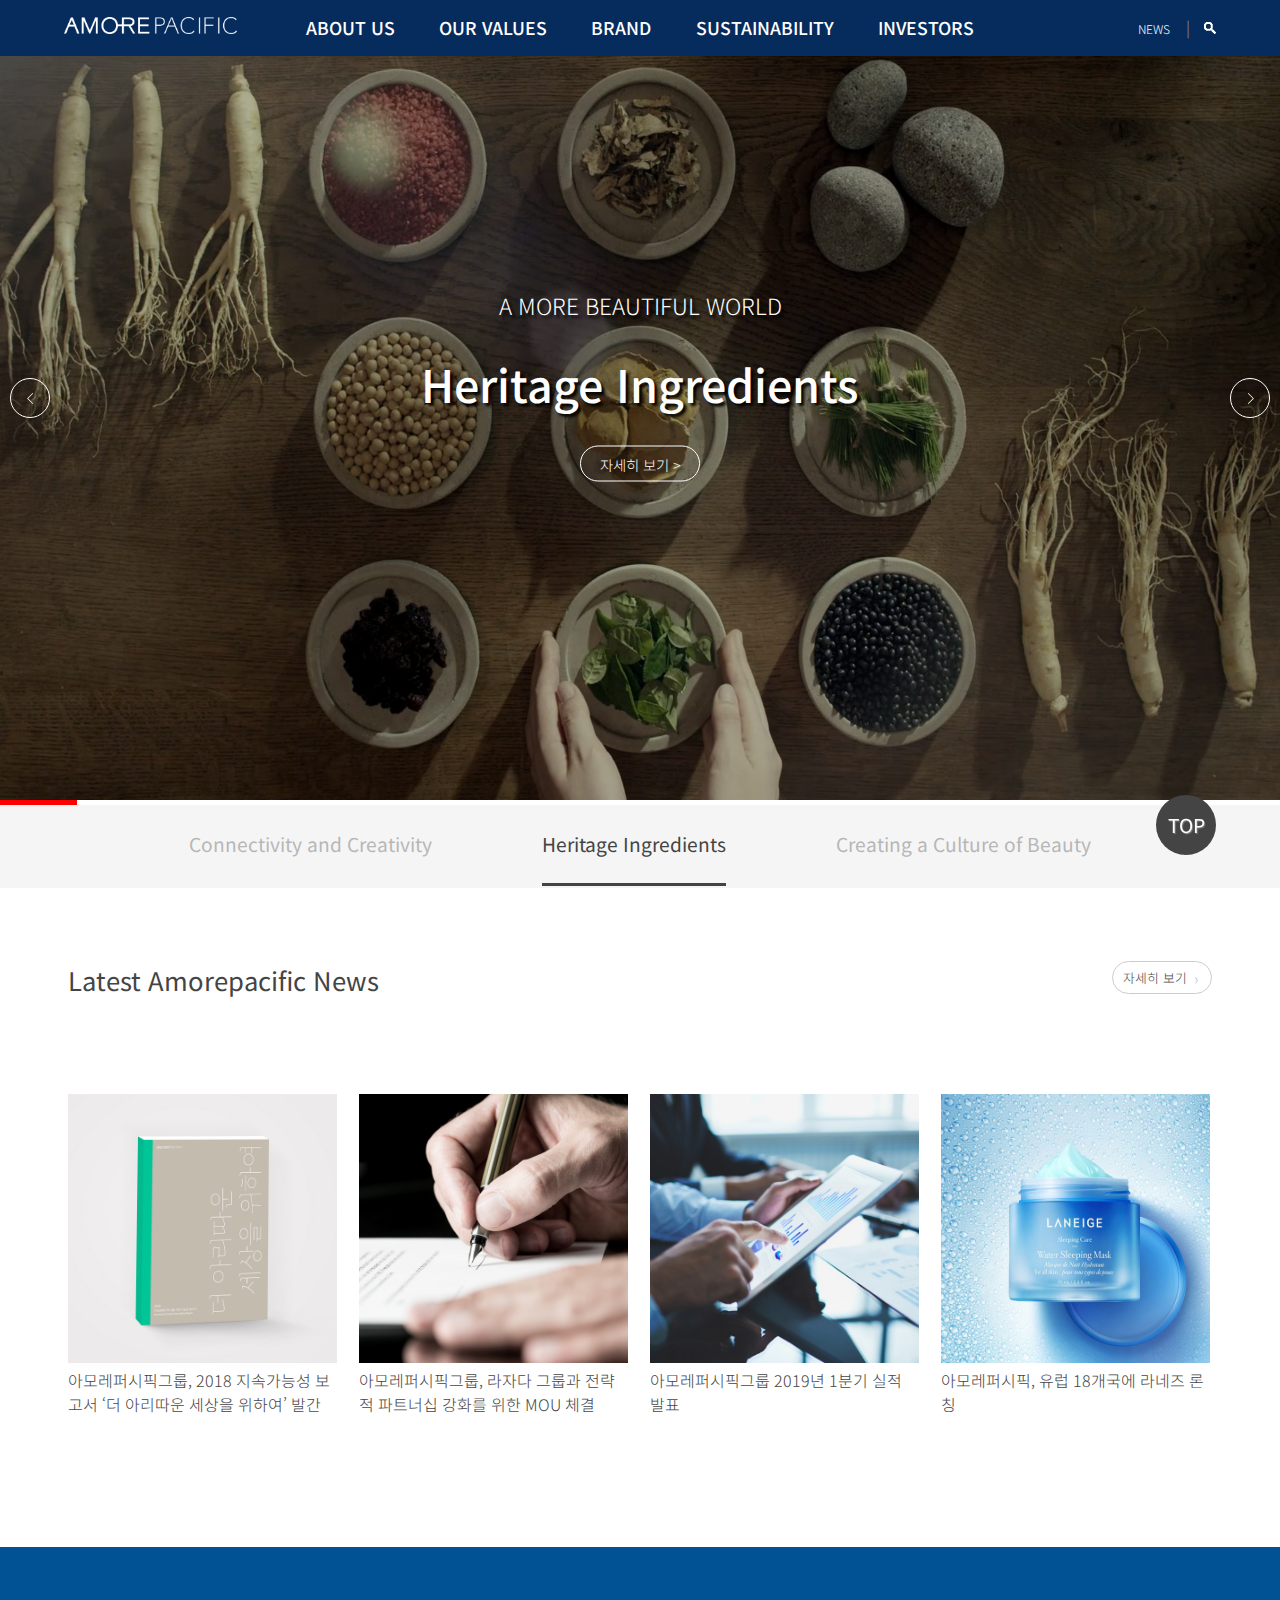
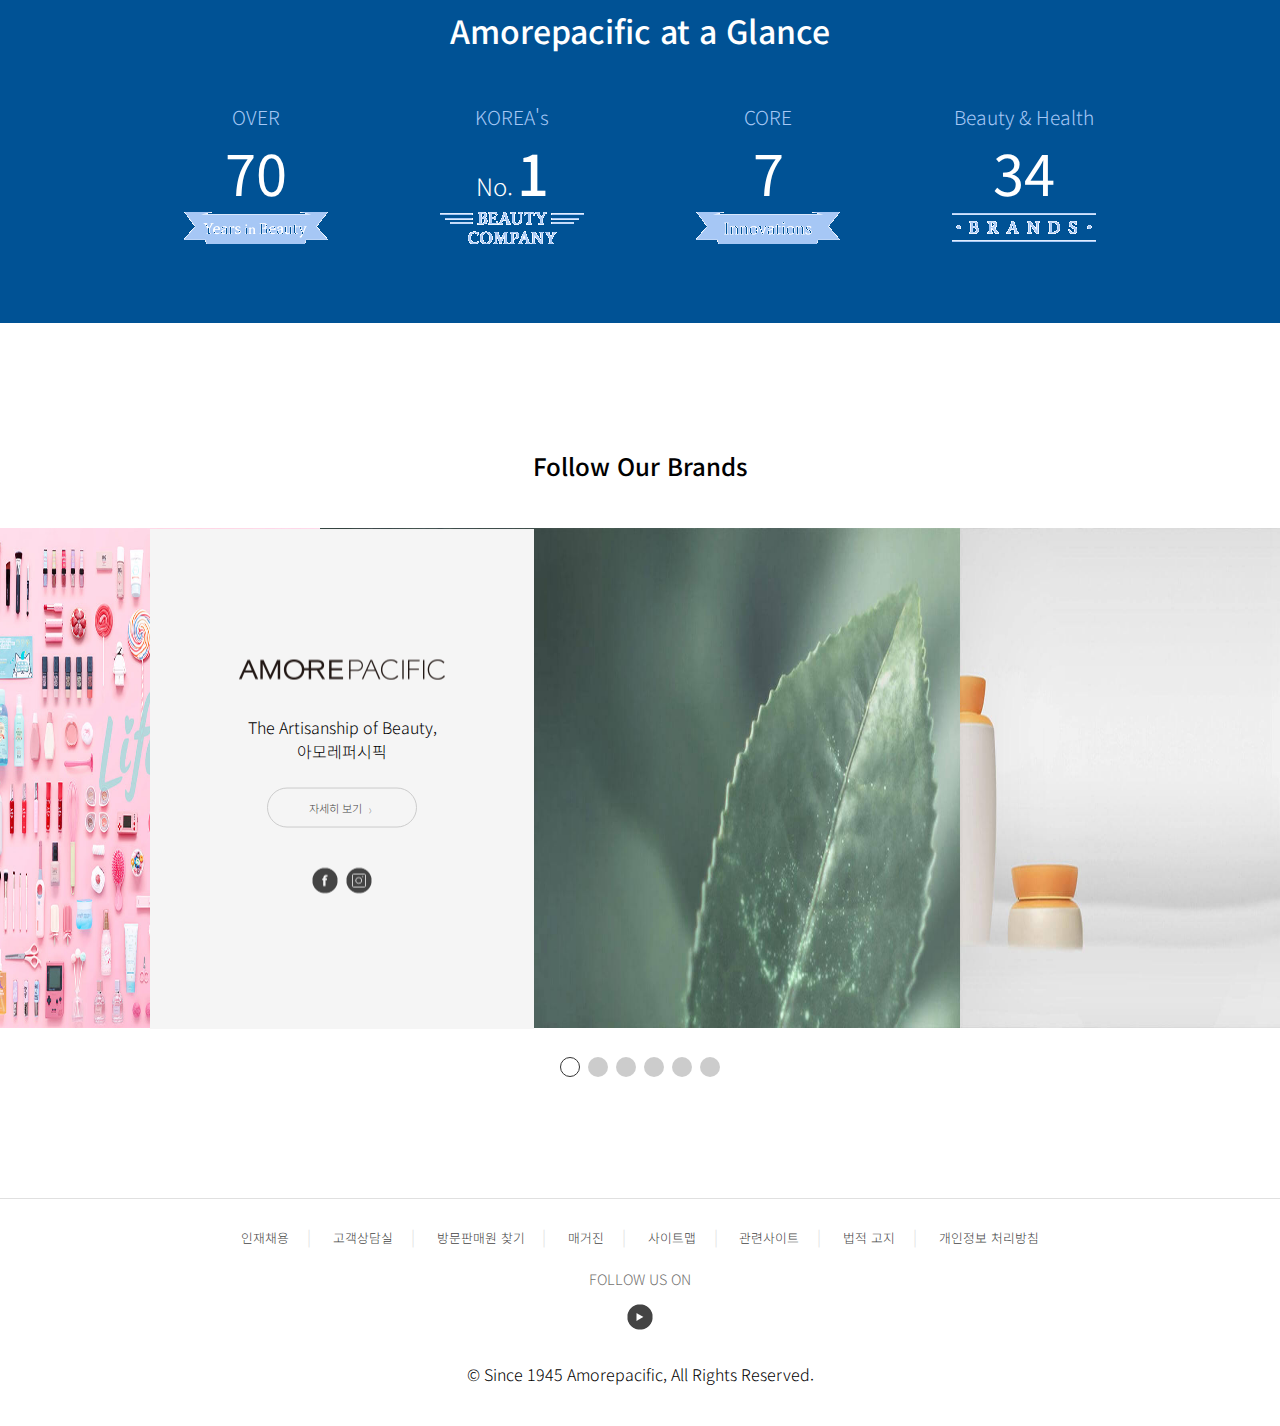
<file: index.html>
<!DOCTYPE html>
<html lang="ko">
<head>
  <meta charset="utf-8">
  <title>아모레퍼시픽 - A More Beautiful World</title>
  <!-- 파비콘 -->
  <link rel="shortcut icon" href="images/favicon.png">
  <link rel="apple-touch-icon" href="images/favicon.png">
  <!-- 폰트 -->
  <link href="https://fonts.googleapis.com/css?family=Vollkorn:400,400i,600,600i,700,700i,900,900i&display=swap&subset=latin-ext" rel="stylesheet">
  <link href="https://fonts.googleapis.com/css?family=Noto+Sans+KR:100,300,400,500,700,900&display=swap&subset=korean" rel="stylesheet">


  <!-- Link Swiper's CSS -->
  <link rel="stylesheet" href="css/swiper.css">
  <link rel="stylesheet" href="css/reset.css">
  <link rel="stylesheet" href="css/head_foot.css">
  <link rel="stylesheet" href="css/style.css">
  <link rel="stylesheet" href="css/common.css">
  
  <!-- 자바스크립트 -->
  <script src="js/jquery-3.4.1.js"></script>
  <script src="js/swiper.min.js"></script>
  <script src="js/head_foot.js"></script>
  <script src="js/common.js"></script>

  
</head>
<body>
  <div id="wrap" class="over_hid">
    <header class="over_hid" >
      <!-- 헤더메뉴 -->
      <div id="header_t" class="over_hid">
        <div id="header_left">
          <a href="index.html"><img src="images/logo_white.png" alt="로고"></a>
        </div>
        <div id="header_right">
          <ul>
            <li class="search_btn"><img src="images/search_w.png" alt="검색"></li>
            <li id="ham_btn">
              <div></div>
              <div></div>
            </li>
          </ul>
        </div>
      </div>
    </header>
    <!-- 검색창 -->
    <div id="search">
      <div id="search_left">
        <input type="text" placeholder="검색어">
      </div>
      <div id="search_right">
        <ul>
          <li><img src="images/search.png" alt="검색"></li>
          <li class="close_btn"><img src="images/close.png" alt="닫기"></li>
        </ul>
      </div>
    </div>
    
    <!-- 햄버거메뉴 -->
    <div id="menu_mo">
      <ul id="menu_t">
        <li><img src="images/logo_blue.png" alt="로고"></li>
        <li class="close_btn"><img src="images/close.png" alt="닫기"></li>
      </ul>
      <ul id="menu_m">
        <li><a href="about_us.html"></a>ABOUT US<span>></span></a></li>
        <li><a href="values.html">OUR VALUES<span>></span></a></li>
        <li><a href="brand.html">BRANDS<span>></span></a></li>
        <li><a href="#">SUSTAINABILITY<span>></span></a></li>
        <li><a href="#">INVESTORS<span>></span></a></li>
      </ul>
      <ul id="menu_b">
        <li><a href="#">KR</a></li>
        <li><a href="#">EN</a></li>
        <li><a href="#">CN</a><span>|</span></li>
        <li><a href="#">NEWS</a></li>
      </ul>
    </div>
    <!-- pc 메뉴 -->
    <div id="header_pc">
      <div id="header_pc_top" class="over_hid">
        <div id="header_pc_left">
          <a href="index.html"><img src="images/logo_white.png" alt="로고"></a>
        </div>
        <div id="header_pc_menu">
          <ul id="select">
            <li><a href="about_us.html">ABOUT US</a></li>
            <li><a href="values.html">OUR VALUES</a></li>
            <li><a href="brand.html">BRAND</a></li>
            <li><a href="#">SUSTAINABILITY</a></li>
            <li><a href="#">INVESTORS</a></li>
          </ul>
        </div>
        <div id="header_pc_right">
          <ul>
            <li><a href="#">NEWS<span>|</span></a></li>
            <li class="search_btn"><img src="images/search_w.png" alt="검색"></li>
          </ul>
        </div>
      </div>
    </div>


    <!-- Swiper -->
    <div id="m_ban">
      <div class="swiper-container">
        <div class="swiper-wrapper ">
          <div class="swiper-slide">
            <img src="images/banner01.jpg" alt="#">
            <div class="banner_txt">
              <ul>
                <li>A MORE BEAUTIFUL WORLD</li>
                <li>Connectivity and Creativity</li>
                <li>소통과 창의의 공간, 세계본사는 온 세계로 나아가려는<br>
                    아모레퍼시픽의 새로운 백 년의 꿈을 담은 아름다움의 전당입니다.</li>
                <li><a href="#">자세히 보기 ></a></li>
              </ul>
            </div>
          </div>
          <div class="swiper-slide">
            <img src="images/banner02.jpg" alt="#">
            <div class="banner_txt">
              <ul>
                <li>A MORE BEAUTIFUL WORLD</li>
                <li>Heritage Ingredients</li>
                <li>자연의 참된 아치를 품은 아시아의 원료 식물은<br>
                    아모레퍼시픽이 추구하는 아시안 뷰티(Asian Beauty)의 출발점입니다.</li>
                <li><a href="#">자세히 보기 ></a></li>
              </ul>
            </div>
          </div>
          <div class="swiper-slide">
            <img src="images/banner03.jpg" alt="#">
            <div class="banner_txt">
              <ul>
                <li>A MORE BEAUTIFUL WORLD</li>
                <li>Creating a Culture of Beauty</li>
                <li>아름다움의 문화를 창조하는 기업 아모레퍼시픽은<br>
                    오늘도 새로운 '미(美)'의 역사를 써 내려가고 있습니다.</li>
                <li><a href="#">자세히 보기 ></a></li>
              </ul>
            </div>
          </div>
        </div>
        <!-- Add Arrows -->
        <div class="swiper-button-next"></div>
        <div class="swiper-button-prev"></div>
      </div>
      <div id="progress_base">
        <div id="progress"></div>
      </div>
      <div id="b_bot_txt">
        <ul>
          <li class="on">Connectivity and Creativity</li>
          <li>Heritage Ingredients</li>
          <li>Creating a Culture of Beauty</li>
        </ul>
      </div>

    </div>

    <!-- 섹션 -->
    <section>
      <!-- 뉴스아티클 -->
      <article id="news">
        <div>
          <div id="news_top" class="over_hid">
            <ul class="over_hid">
              <li><h2>Latest Amorepacific News</h2></li>
              <li><a href="#">자세히 보기 <span>〉</span></a></li>
            </ul>
          </div>
          <div  class="over_hid" id="news_bott">
            <div class="over_hid news_bott">
              <div class="fl_right"><a href="#"><img src="images/arti01_1.jpg"></a></div>
              <div class="fl_left"><a href="#">아모레퍼시픽그룹, 2018 지속가능성 보고서 ‘더 아리따운 세상을 위하여’ 발간</a></div>
            </div>
            <div class="over_hid news_bott">
              <div class="fl_right"><a href="#"><img src="images/arti01_2.jpg"></a></div>
              <div class="fl_left"><a href="#">아모레퍼시픽그룹, 라자다 그룹과 전략적 파트너십 강화를 위한 MOU 체결</a></div>
            </div>
            <div class="over_hid news_bott">
              <div class="fl_right"><a href="#"><img src="images/arti01_3.jpg"></a></div>
              <div class="fl_left"><a href="#">아모레퍼시픽그룹 2019년 1분기 실적 발표</a></div>
            </div>
            <div class="over_hid news_bott">
              <div class="fl_right"><a href="#"><img src="images/arti01_4.jpg"></a></div>
              <div class="fl_left"><a href="#">아모레퍼시픽, 유럽 18개국에 라네즈 론칭</a></div>
            </div>
          </div>
          <div id="look"><a href="#">자세히 보기 <span>〉</span></a></div>
        </div>
      </article>
      <!-- glance 아티클 -->
      <article id="glance">
        <div class="over_hid">
          <h2>Amorepacific at a Glance</h2>
          <div>
            <ul>
              <li>OVER</li>
              <li>70</li>
              <li><img src="images/bg_glance_01.png"></li>
            </ul>
          </div>
          <div>
            <ul>
              <li>KOREA's</li>
              <li>
                <ul id="f_size" class="over_hid">
                  <li id="small">No.</li>
                  <li id="big">1</li>
                </ul>
              </li>
              <li><img src="images/bg_glance_02.png"></li>
            </ul>
          </div>
          <div>
            <ul>
              <li>CORE</li>
              <li>7</li>
              <li><img src="images/bg_glance_03.png"></li>
            </ul>
          </div>
          <div>
            <ul>
              <li>Beauty & Health</li>
              <li>34</li>
              <li><img src="images/bg_glance_04.png"></li>
            </ul>
          </div>
        </div>
      </article>
      <!-- 섹션배너 아티클 -->
      <article>
        <!-- Swiper -->
        <div id="container">
          <h2>Follow Our Brands</h2>
          <div class="swiper-container2">
            <div class="swiper-wrapper">
              <div class="swiper-slide">
                <img src="images/section_banner01.jpg">
              </div>
              <div class="swiper-slide">
                <img src="images/section_banner02.jpg">
              </div>
              <div class="swiper-slide">
                <img src="images/section_banner03.jpg">
              </div>
              <div class="swiper-slide">
                <img src="images/section_banner04.jpg">
              </div>
              <div class="swiper-slide">
                <img src="images/section_banner05.jpg">
              </div>
              <div class="swiper-slide">
                <img src="images/section_banner06.jpg">
              </div>
            </div>
            <!-- Add Pagination -->
            <div class="swiper-pagination"></div>
          </div>
          <div class="swiper-slide-txt"></div>
        </div>
      </article>
    </section>
    <footer>
      <div id="foot_top">
        <div></div>
        <div id="top_btn">TOP</div>
      </div>
      <div id="foot_text">
        <ul>
          <li><a href="#">인재채용</a></li><span>|</span>
          <li><a href="#">고객상담실</a></li><span>|</span>
          <li><a href="#">방문판매원 찾기</a></li><span>|</span>
          <li><a href="#">매거진</a></li><span>|</span>
          <li><a href="#">사이트맵</a></li><span>|</span>
          <li><a href="#">관련사이트</a></li><span>|</span>
          <li><a href="#">법적 고지</a></li><span>|</span>
          <li><a href="#">개인정보 처리방침</a></li>
        </ul>
      </div>
      <div id="foot_follow">
        <ul>
          <li>FOLLOW US ON</li>
          <li></li>
        </ul>
      </div>
      <div id="foot_bott">
        <ul>
          <li>© Since 1945 Amorepacific, All Rights Reserved.</li>
        </ul>
      </div>
    </footer>
  </div>
</body>
</html>
</file>
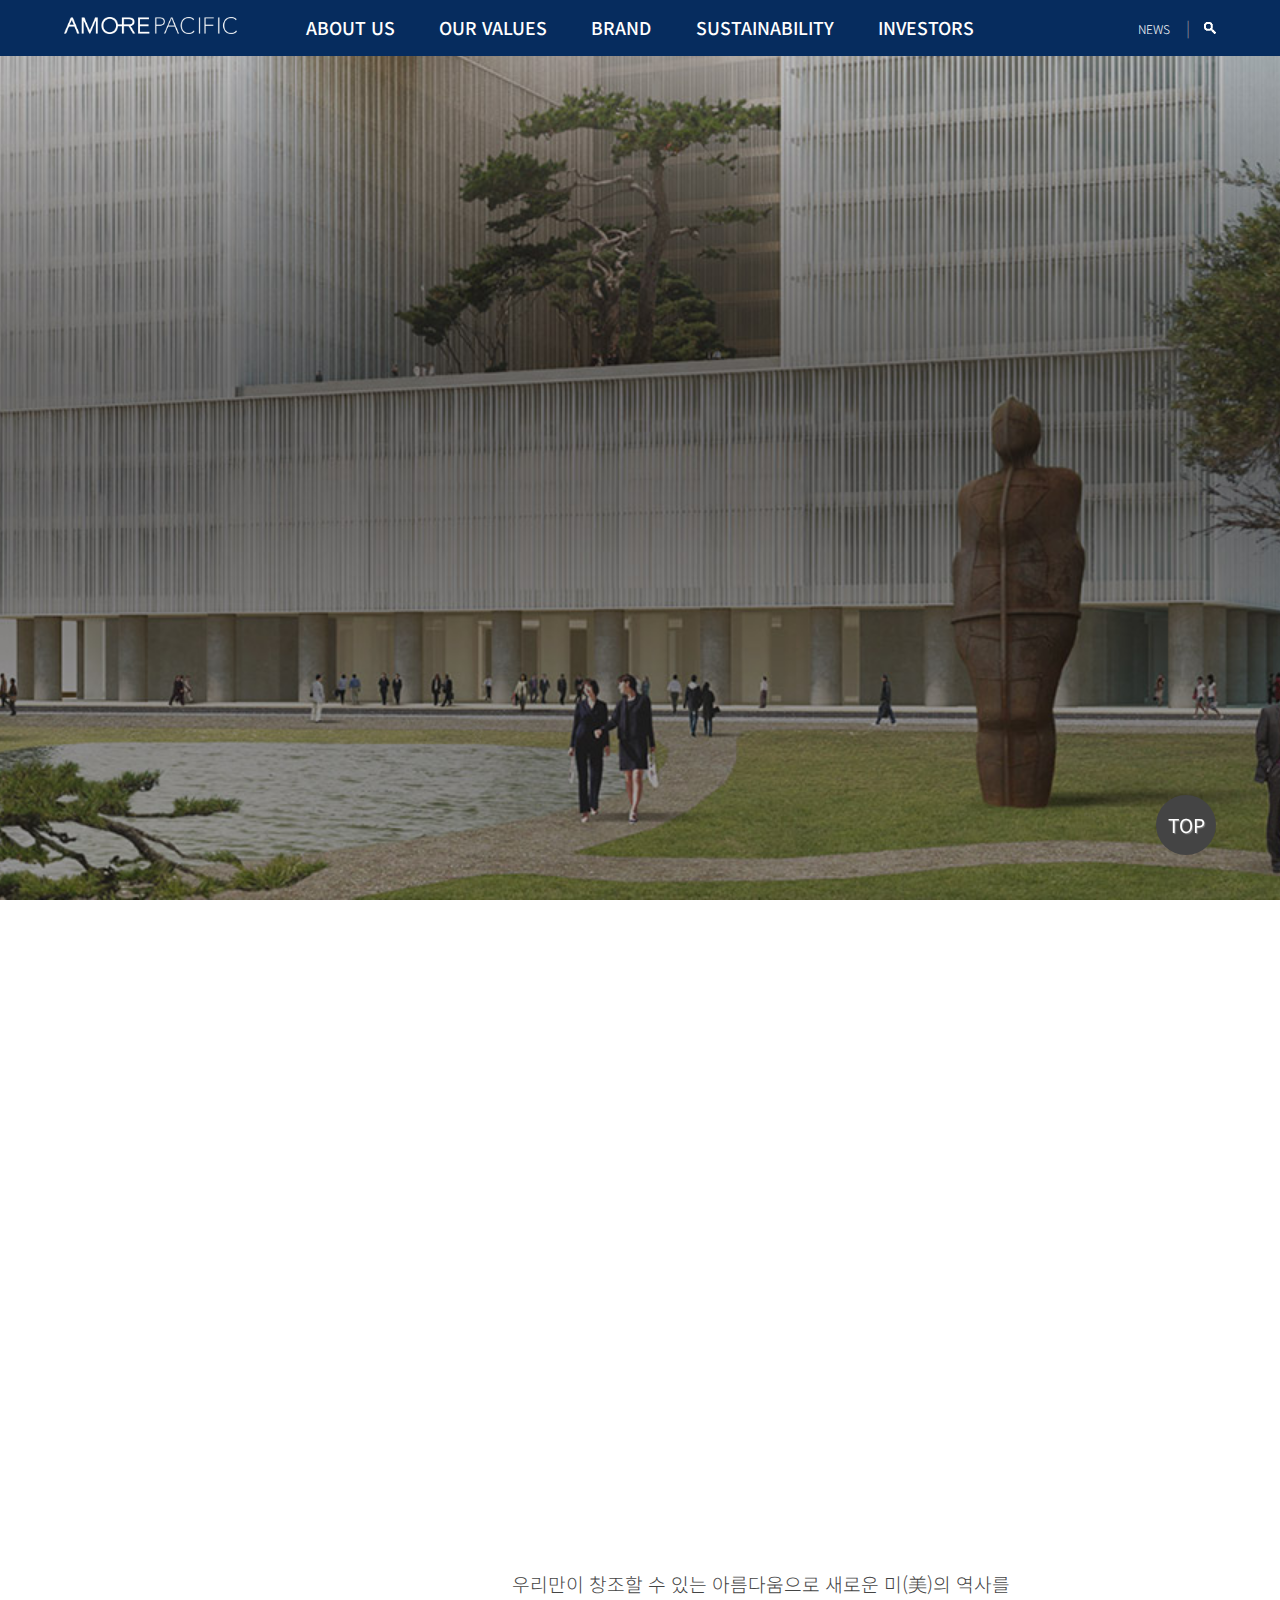
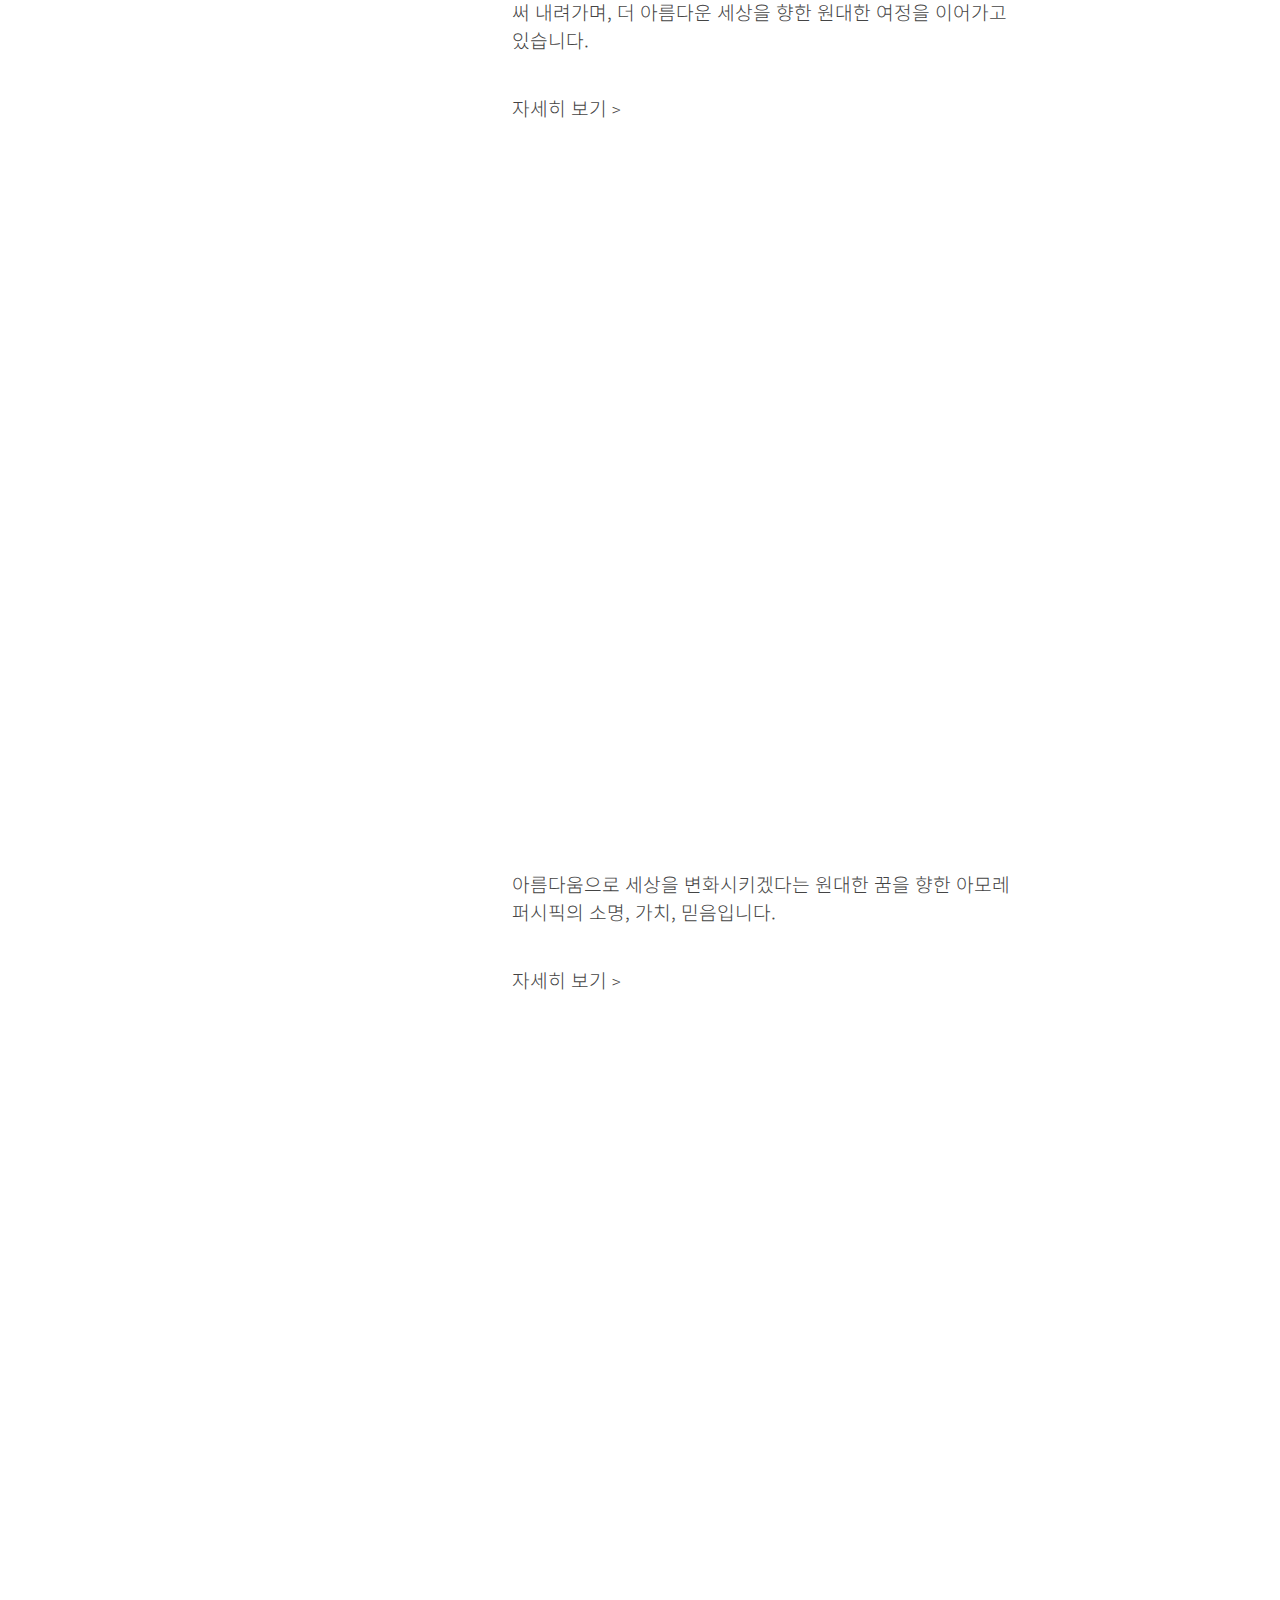
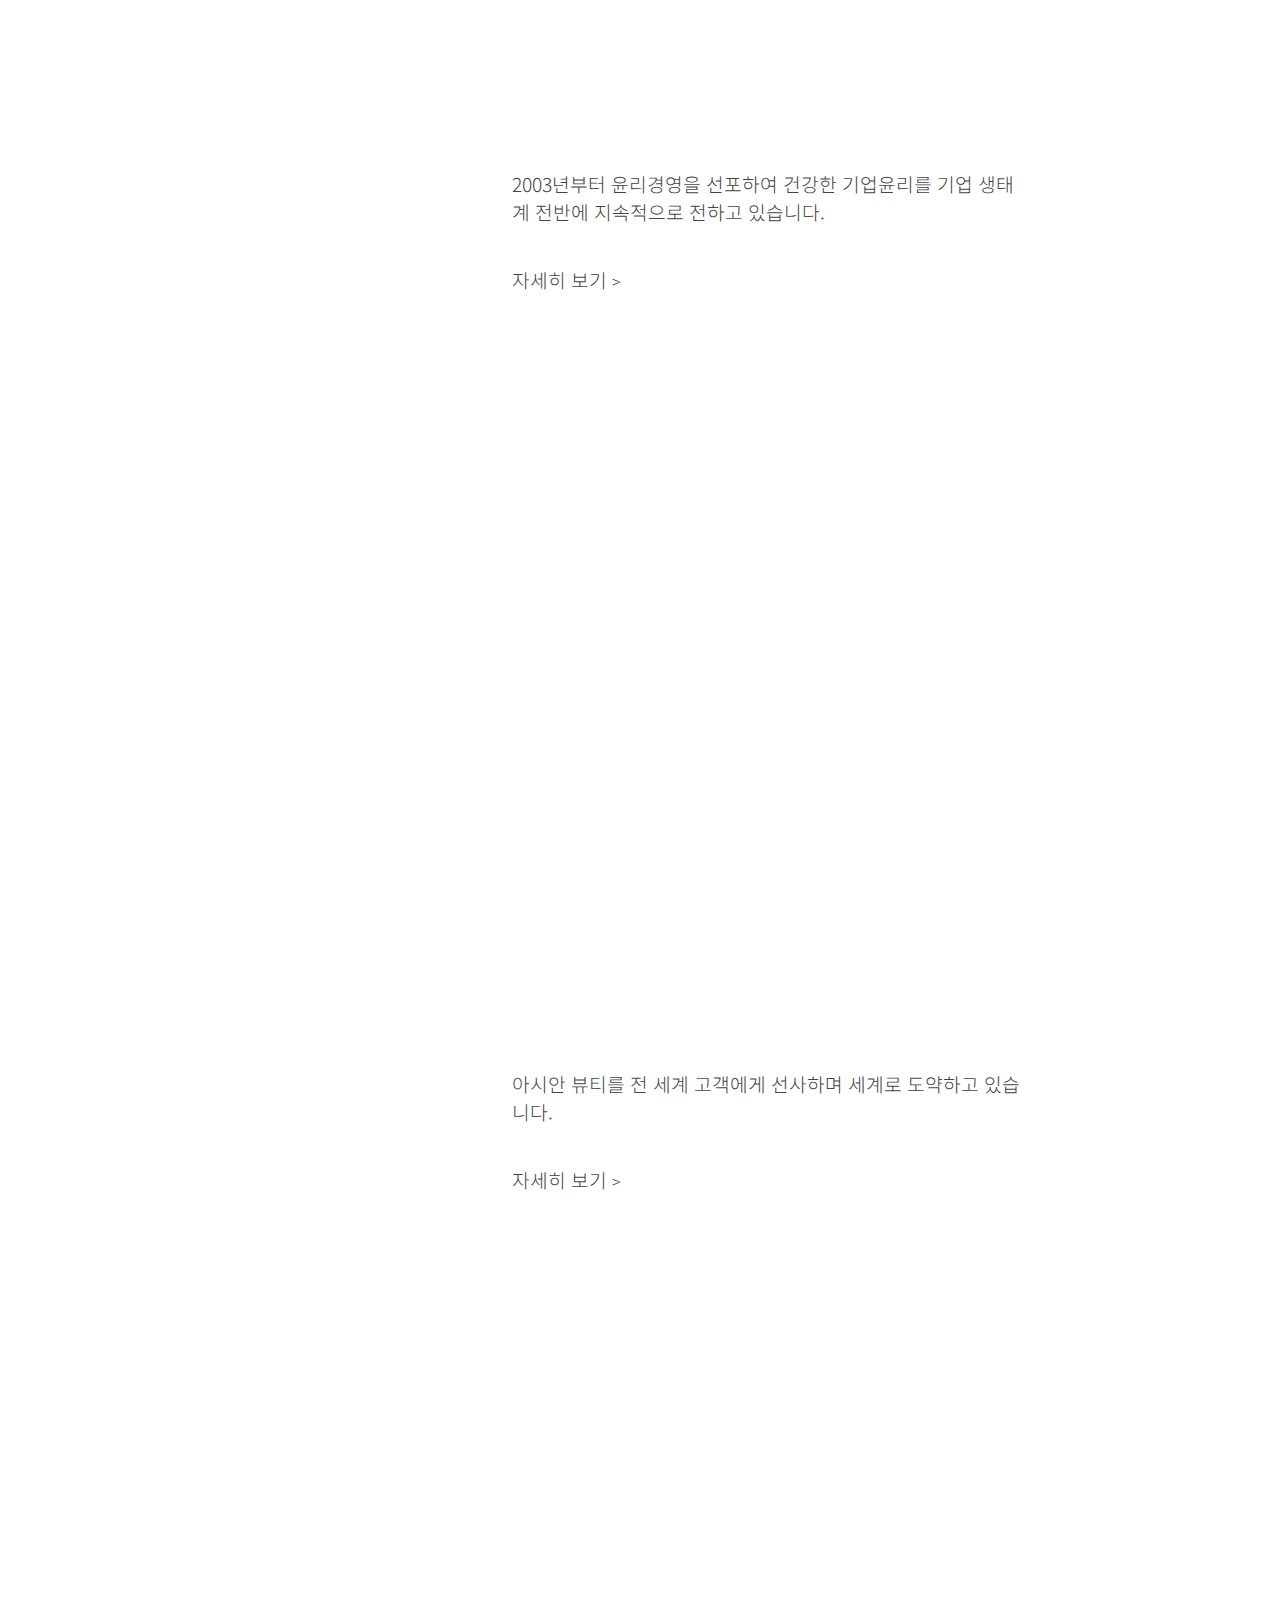
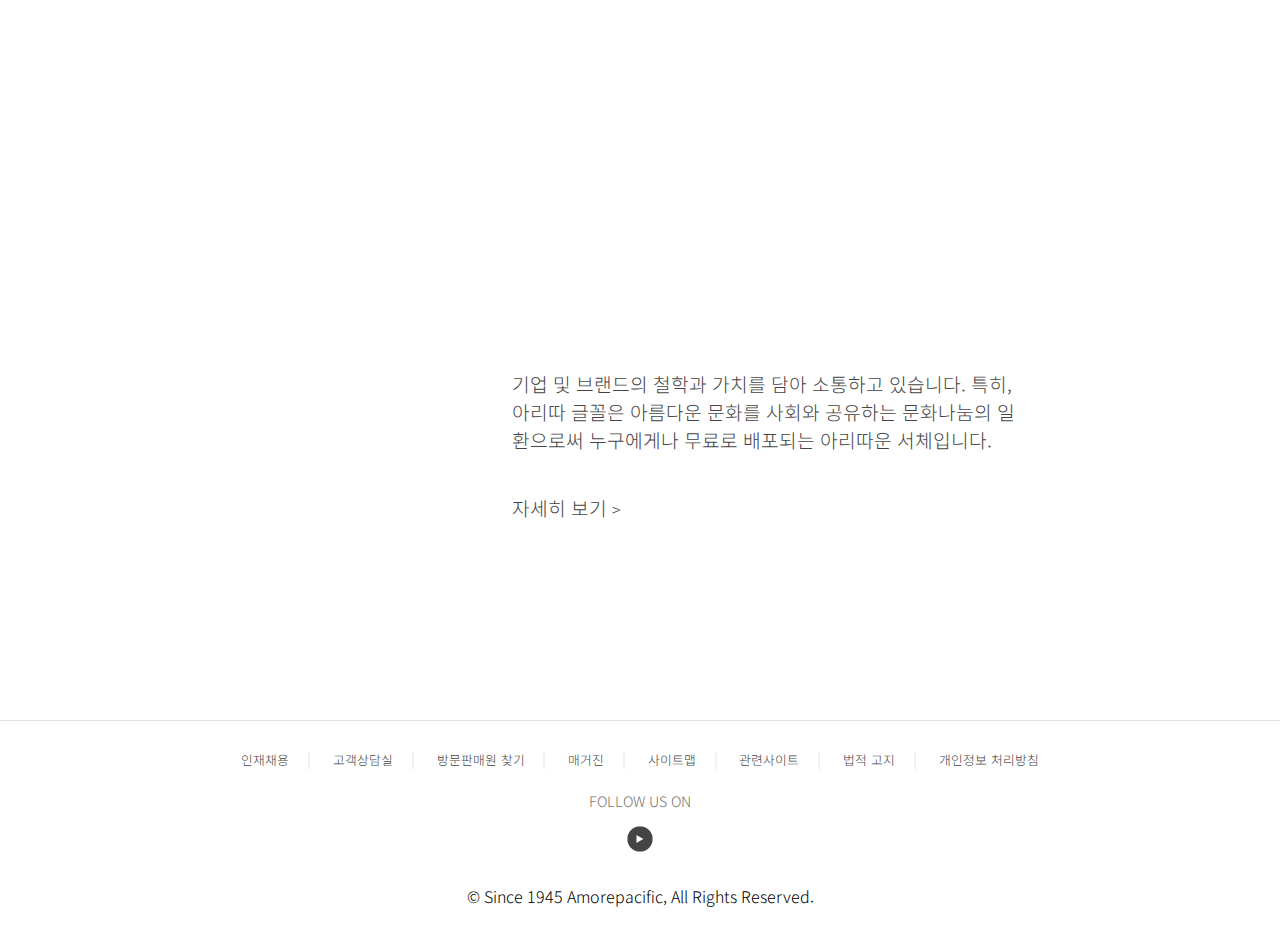
<file: about_us.html>
<!DOCTYPE html>
<html lang="ko">
<head>
  <meta charset="utf-8">
  <title>About Us | 아모레퍼시픽</title>
  <!-- 파비콘 -->
  <link rel="shortcut icon" href="images/favicon.png">
  <link rel="apple-touch-icon" href="images/favicon.png">
  <!-- 폰트 -->
  <link href="https://fonts.googleapis.com/css?family=Vollkorn:400,400i,600,600i,700,700i,900,900i&display=swap&subset=latin-ext" rel="stylesheet">
  <link href="https://fonts.googleapis.com/css?family=Noto+Sans+KR:100,300,400,500,700,900&display=swap&subset=korean" rel="stylesheet">


  <!-- Link Swiper's CSS -->
  
  <link rel="stylesheet" href="css/reset.css">
  <!-- <link rel="stylesheet" href="css/style.css"> -->
  <link rel="stylesheet" href="css/head_foot.css">
  <link rel="stylesheet" href="css/about.css">
  
  <!-- 자바스크립트 -->
  <script src="js/jquery-3.4.1.js"></script>
  <!-- <script src="js/swiper.min.js"></script> -->
  <script src="js/head_foot.js"></script>
  <script src="js/about.js"></script>

  
</head>
<body>
  <div id="wrap" class="over_hid">
    <header class="over_hid" >
      <!-- 헤더메뉴 -->
      <div id="header_t" class="over_hid">
        <div id="header_left">
          <a href="index.html"><img src="images/logo_white.png" alt="로고"></a>
        </div>
        <div id="header_right">
          <ul>
            <li class="search_btn"><img src="images/search_w.png" alt="검색"></li>
            <li id="ham_btn">
              <div></div>
              <div></div>
            </li>
          </ul>
        </div>
      </div>
    </header>
    <!-- 검색창 -->
    <div id="search">
      <div id="search_left">
        <input type="text" placeholder="검색어">
      </div>
      <div id="search_right">
        <ul>
          <li><img src="images/search.png" alt="검색"></li>
          <li class="close_btn"><img src="images/close.png" alt="닫기"></li>
        </ul>
      </div>
    </div>
    
    <!-- 햄버거메뉴 -->
    <div id="menu_mo">
      <ul id="menu_t">
        <li><img src="images/logo_blue.png" alt="로고"></li>
        <li class="close_btn"><img src="images/close.png" alt="닫기"></li>
      </ul>
      <ul id="menu_m">
        <li><a href="about_us.html">ABOUT US<span>></span></a></li>
        <li><a href="values.html">OUR VALUES<span>></span></a></li>
        <li><a href="brand.html">BRANDS<span>></span></a></li>
        <li><a href="#">SUSTAINABILITY<span>></span></a></li>
        <li><a href="#">INVESTORS<span>></span></a></li>
      </ul>
      <ul id="menu_b">
        <li><a href="#">KR</a></li>
        <li><a href="#">EN</a></li>
        <li><a href="#">CN</a><span>|</span></li>
        <li><a href="#">NEWS</a></li>
      </ul>
    </div>
    <!-- pc 메뉴 -->
    <div id="header_pc">
      <div id="header_pc_top" class="over_hid">
        <div id="header_pc_left">
          <a href="index.html"><img src="images/logo_white.png" alt="로고"></a>
        </div>
        <div id="header_pc_menu">
          <ul id="select">
            <li><a href="about_us.html">ABOUT US</a></li>
            <li><a href="values.html">OUR VALUES</a></li>
            <li><a href="brand.html">BRAND</a></li>
            <li><a href="#">SUSTAINABILITY</a></li>
            <li><a href="#">INVESTORS</a></li>
          </ul>
        </div>
        <div id="header_pc_right">
          <ul>
            <li><a href="#">NEWS<span>|</span></a></li>
            <li class="search_btn"><img src="images/search_w.png" alt="검색"></li>
          </ul>
        </div>
      </div>
    </div>
    <section>

      
      <!-- Swiper -->
      <div class="swiper-container">
        <div class="swiper-wrapper">
          <div class="swiper-slide">
            <div class="sec_head" id="sub01"></div>
            <div id="m_tex">
              <ul>
                <li>About Us</li>
                <li>우리는 아시안 뷰티(Asian Beauty)로 모든 이들이 자신만의 아름다움을 발현하고 이를 통해 세상을 더 아름답게 만들어 나갈 수 있도록 하기 위해 존재합니다.</li>
              </ul>
            </div>
          </div>
          <div class="swiper-slide">
            <div class="parallax" id="sub02"></div>
            <div class="cent">Amorepacific</div>
            <div class="back_whi">
              <ul>
                <li>우리만이 창조할 수 있는 아름다움으로 새로운 미(美)의 역사를 써 내려가며, 더 아름다운 세상을 향한 원대한 여정을 이어가고 있습니다.</li>
                <li><a href="#">자세히 보기 <span>></span></a></li>
              </ul>
            </div>
          </div>
          <div class="swiper-slide">
            <div class="parallax" id="sub03"></div>
            <div class="cent">AP WAY</div>
            <div class="back_whi">
              <ul>
                <li>아름다움으로 세상을 변화시키겠다는 원대한 꿈을 향한 아모레퍼시픽의 소명, 가치, 믿음입니다.</li>
                <li><a href="#">자세히 보기 <span>></span></a></li>
              </ul>
            </div>
          </div>
          <div class="swiper-slide">
            <div class="parallax" id="sub04"></div>
            <div class="cent">윤리경영</div>
            <div class="back_whi">
              <ul>
                <li>2003년부터 윤리경영을 선포하여 건강한 기업윤리를 기업 생태계 전반에 지속적으로 전하고 있습니다.</li>
                <li><a href="#">자세히 보기 <span>></span></a></li>
              </ul>
            </div>
          </div>
          <div class="swiper-slide">
            <div class="parallax" id="sub05"></div>
            <div class="cent">글로벌 네트워크</div>
            <div class="back_whi">
              <ul>
                <li>아시안 뷰티를 전 세계 고객에게 선사하며 세계로 도약하고 있습니다.</li>
                <li><a href="#">자세히 보기 <span>></span></a></li>
              </ul>
            </div>
          </div>
          <div class="swiper-slide">
            <div class="parallax" id="sub06"></div>
            <div class="cent">비주얼 아이덴티티</div>
            <div class="back_whi">
              <ul>
                <li>기업 및 브랜드의 철학과 가치를 담아 소통하고 있습니다. 특히, 아리따 글꼴은 아름다운 문화를 사회와 공유하는 문화나눔의 일환으로써 누구에게나 무료로 배포되는 아리따운 서체입니다.</li>
                <li><a href="#">자세히 보기 <span>></span></a></li>
              </ul>
            </div>
          </div>
        </div>
        <!-- Add Pagination -->
        <div class="swiper-pagination"></div>
      </div>
    </section>
    <footer>
      <div id="foot_top">
        <div></div>
        <div id="top_btn">TOP</div>
      </div>
      <div id="foot_text">
        <ul>
          <li><a href="#">인재채용</a></li><span>|</span>
          <li><a href="#">고객상담실</a></li><span>|</span>
          <li><a href="#">방문판매원 찾기</a></li><span>|</span>
          <li><a href="#">매거진</a></li><span>|</span>
          <li><a href="#">사이트맵</a></li><span>|</span>
          <li><a href="#">관련사이트</a></li><span>|</span>
          <li><a href="#">법적 고지</a></li><span>|</span>
          <li><a href="#">개인정보 처리방침</a></li>
        </ul>
      </div>
      <div id="foot_follow">
        <ul>
          <li>FOLLOW US ON</li>
          <li></li>
        </ul>
      </div>
      <div id="foot_bott">
        <ul>
          <li>© Since 1945 Amorepacific, All Rights Reserved.</li>
        </ul>
      </div>
    </footer>
  </body>
</html>
</file>
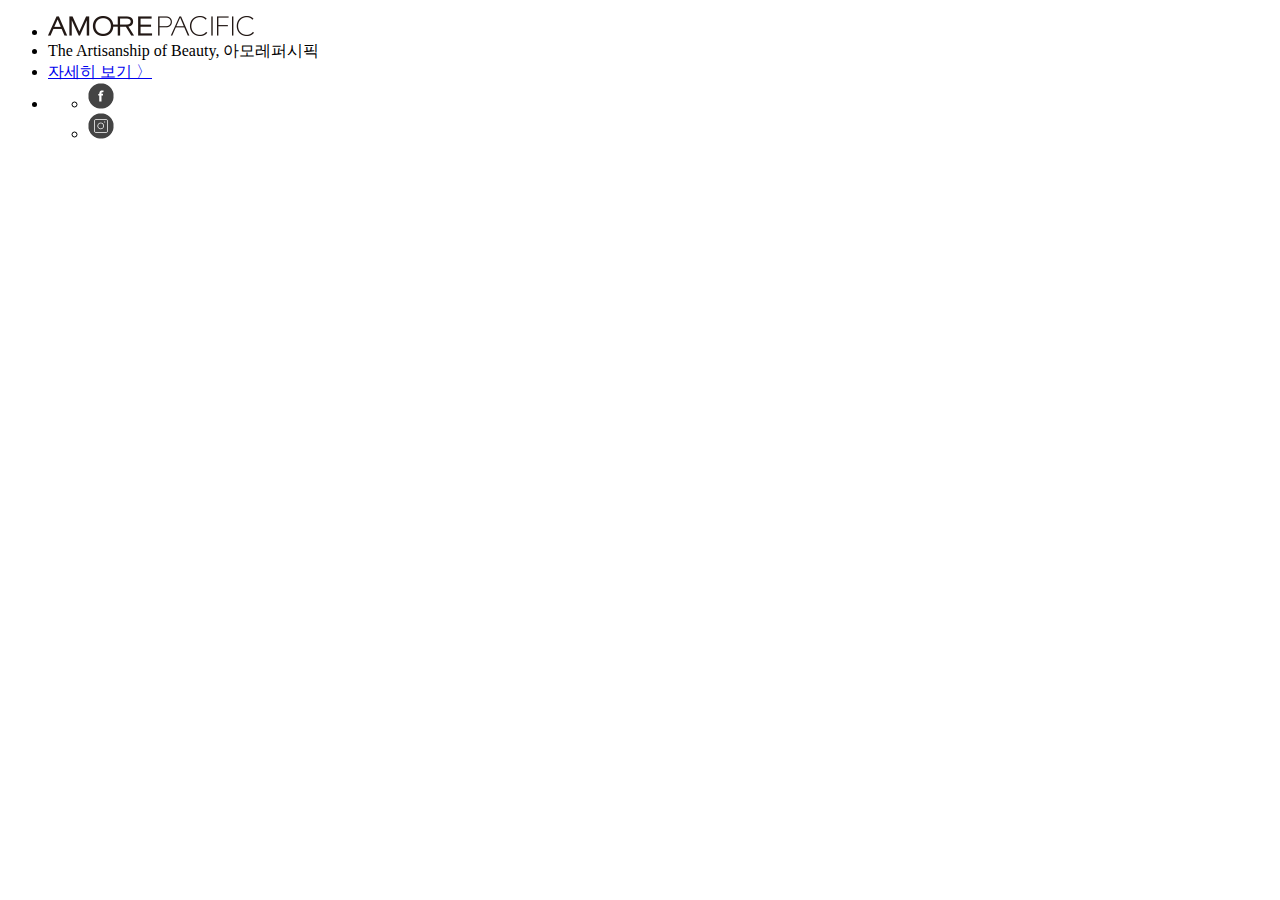
<file: data00.html>
<!DOCTYPE html>
<html lang="en">
<head>
  <meta charset="UTF-8">
  <meta name="viewport" content="width=device-width, initial-scale=1.0">
  <meta http-equiv="X-UA-Compatible" content="ie=edge">
  <title>data</title>
  <div class="s_ban_d">
      <ul>
        <li><img src="images/logo.png"></li>
        <li>The Artisanship of Beauty, 아모레퍼시픽</li>
        <li class="look"><a href="#">자세히 보기 <span>〉</span></a></li>
        <li>
          <ul>
            <li><a href="#"><img src="images/facebook.png"></a></li>
            <li><a href="#"><img src="images/instar.png"></a></li>
          </ul>
        </li>
      </ul>
    </div>

</head>
<body>

</body>
</html>
</file>
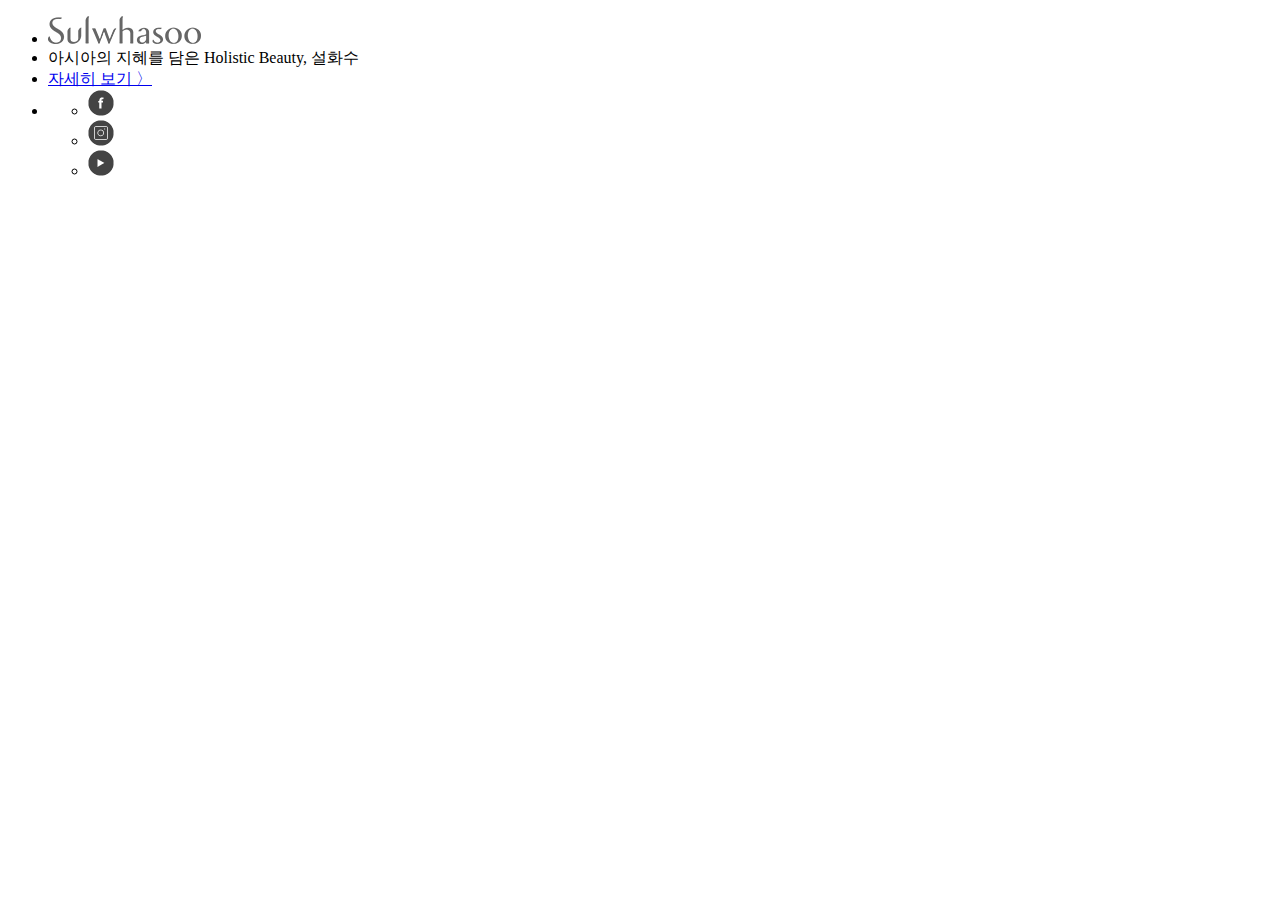
<file: data01.html>
<!DOCTYPE html>
<html lang="en">
<head>
  <meta charset="UTF-8">
  <meta name="viewport" content="width=device-width, initial-scale=1.0">
  <meta http-equiv="X-UA-Compatible" content="ie=edge">
  <title>data</title>
  <div class="s_ban_d">
      <ul>
        <li><img src="images/logo_brand_02_min.png"></li>
        <li>아시아의 지혜를 담은 Holistic Beauty, 설화수</li>
        <li class="look"><a href="#">자세히 보기 <span>〉</span></a></li>
        <li>
          <ul>
            <li><a href="#"><img src="images/facebook.png"></a></li>
            <li><a href="#"><img src="images/instar.png"></a></li>
            <li><a href="#"><img src="images/youtube.png"></a></li>
          </ul>
        </li>
      </ul>
    </div>

</head>
<body>

</body>
</html>
</file>
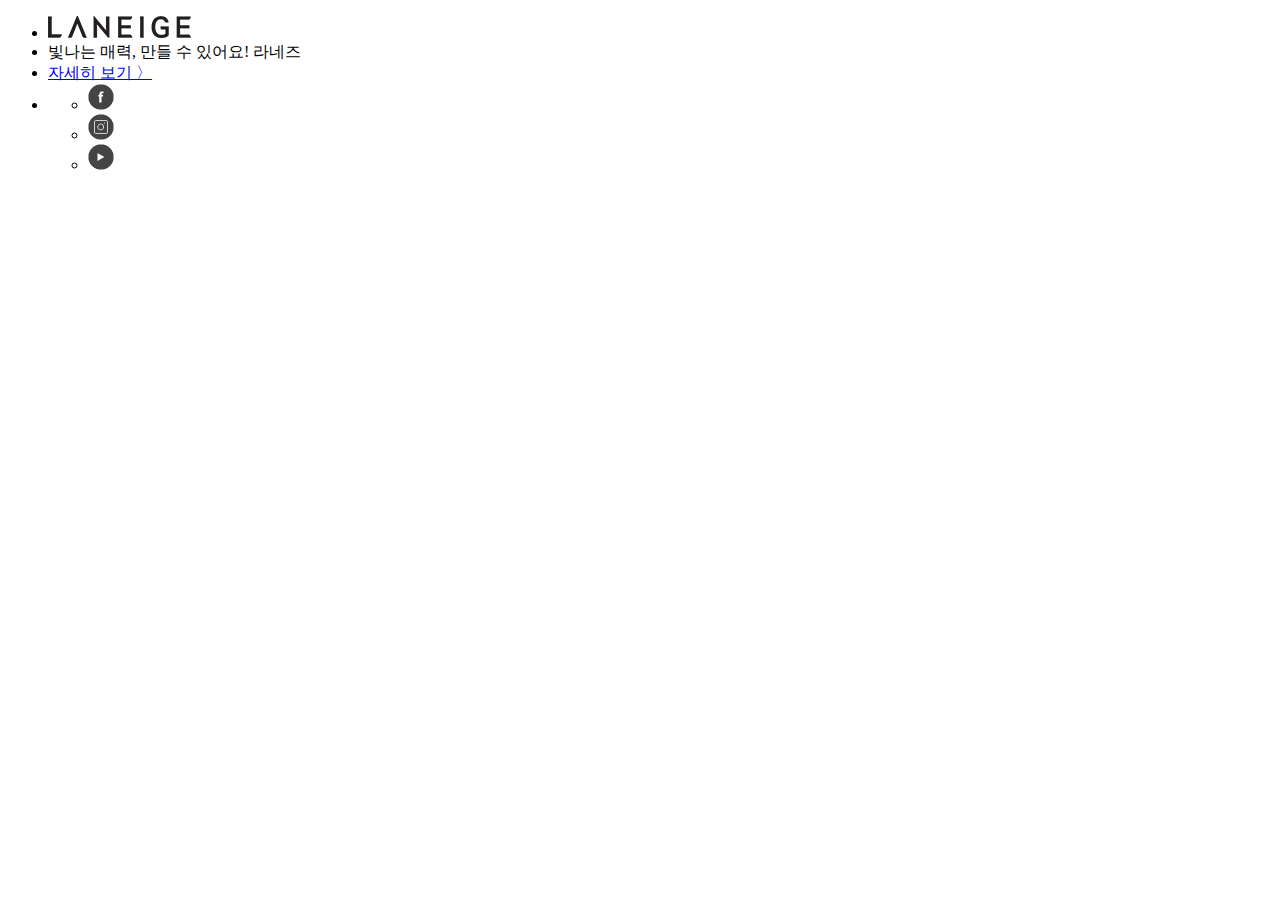
<file: data02.html>
<!DOCTYPE html>
<html lang="en">
<head>
  <meta charset="UTF-8">
  <meta name="viewport" content="width=device-width, initial-scale=1.0">
  <meta http-equiv="X-UA-Compatible" content="ie=edge">
  <title>data</title>
  <div class="s_ban_d">
      <ul>
        <li><img src="images/logo_brand_03_min.png"></li>
        <li>빛나는 매력, 만들 수 있어요! 라네즈</li>
        <li class="look"><a href="#">자세히 보기 <span>〉</span></a></li>
        <li>
          <ul>
            <li><a href="#"><img src="images/facebook.png"></a></li>
            <li><a href="#"><img src="images/instar.png"></a></li>
            <li><a href="#"><img src="images/youtube.png"></a></li>
          </ul>
        </li>
      </ul>
    </div>

</head>
<body>

</body>
</html>
</file>
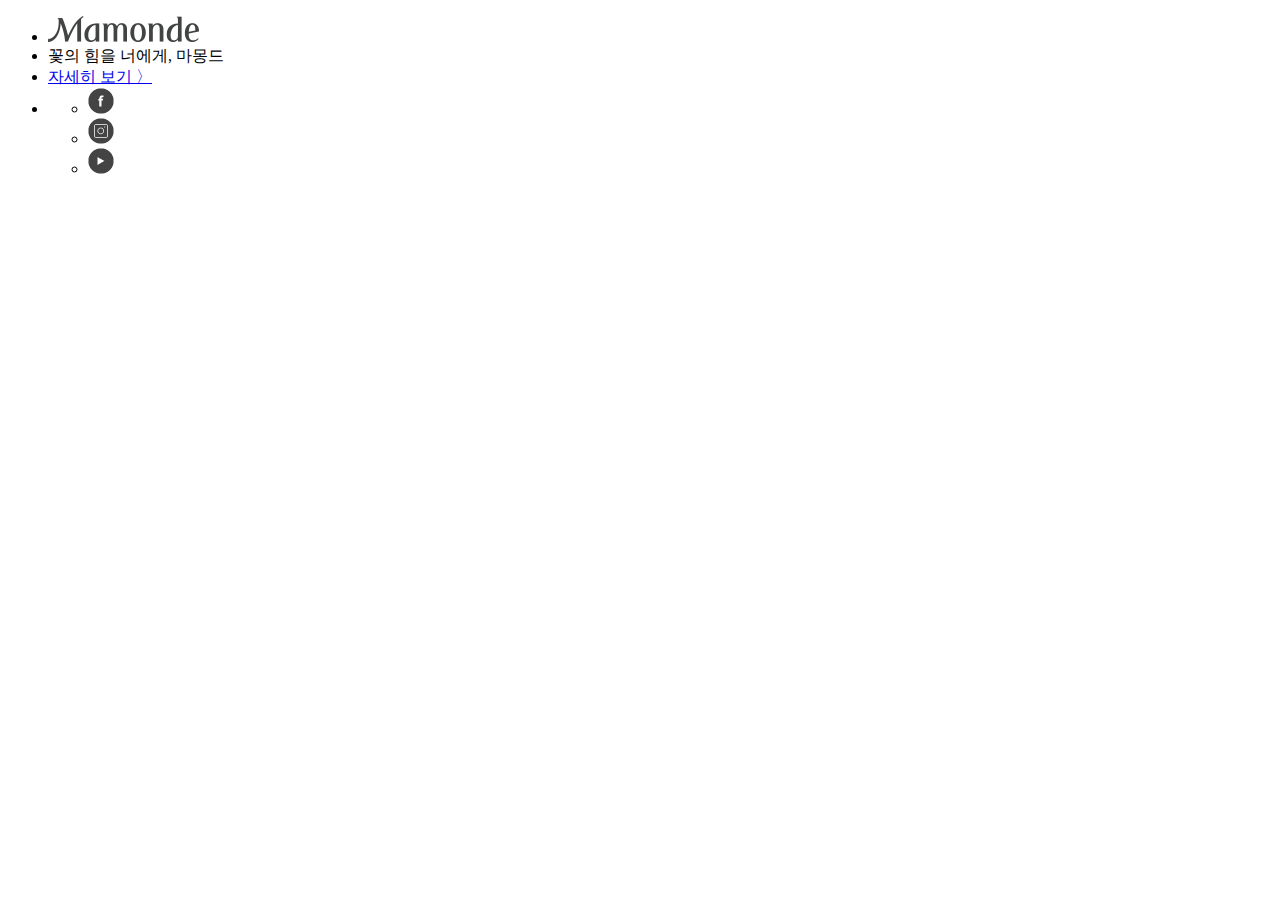
<file: data03.html>
<!DOCTYPE html>
<html lang="en">
<head>
  <meta charset="UTF-8">
  <meta name="viewport" content="width=device-width, initial-scale=1.0">
  <meta http-equiv="X-UA-Compatible" content="ie=edge">
  <title>data</title>
  <div class="s_ban_d">
      <ul>
        <li><img src="images/logo_brand_04_min_new.png"></li>
        <li>꽃의 힘을 너에게, 마몽드</li>
        <li class="look"><a href="#">자세히 보기 <span>〉</span></a></li>
        <li>
          <ul>
            <li><a href="#"><img src="images/facebook.png"></a></li>
            <li><a href="#"><img src="images/instar.png"></a></li>
            <li><a href="#"><img src="images/youtube.png"></a></li>
          </ul>
        </li>
      </ul>
    </div>
</head>
<body>

</body>
</html>
</file>
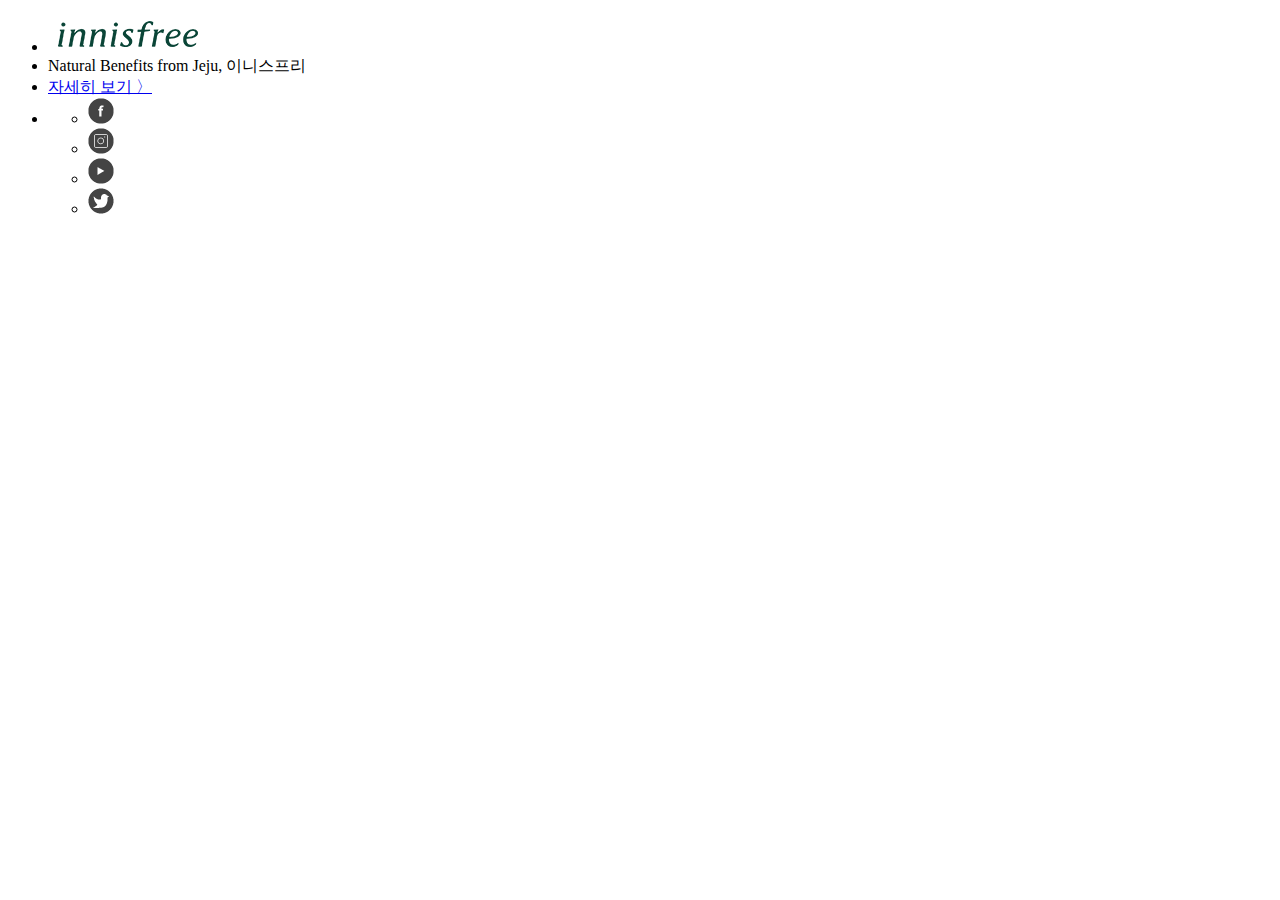
<file: data04.html>
<!DOCTYPE html>
<html lang="en">
<head>
  <meta charset="UTF-8">
  <meta name="viewport" content="width=device-width, initial-scale=1.0">
  <meta http-equiv="X-UA-Compatible" content="ie=edge">
  <title>data</title>
  <div class="s_ban_d">
      <ul>
        <li><img src="images/logo_brand_05_min2.png"></li>
        <li>Natural Benefits from Jeju, 이니스프리</li>
        <li class="look"><a href="#">자세히 보기 <span>〉</span></a></li>
        <li>
          <ul>
            <li><a href="#"><img src="images/facebook.png"></a></li>
            <li><a href="#"><img src="images/instar.png"></a></li>
            <li><a href="#"><img src="images/youtube.png"></a></li>
            <li><a href="#"><img src="images/twitter.png"></a></li>
          </ul>
        </li>
      </ul>
    </div>
</head>
<body>

</body>
</html>
</file>
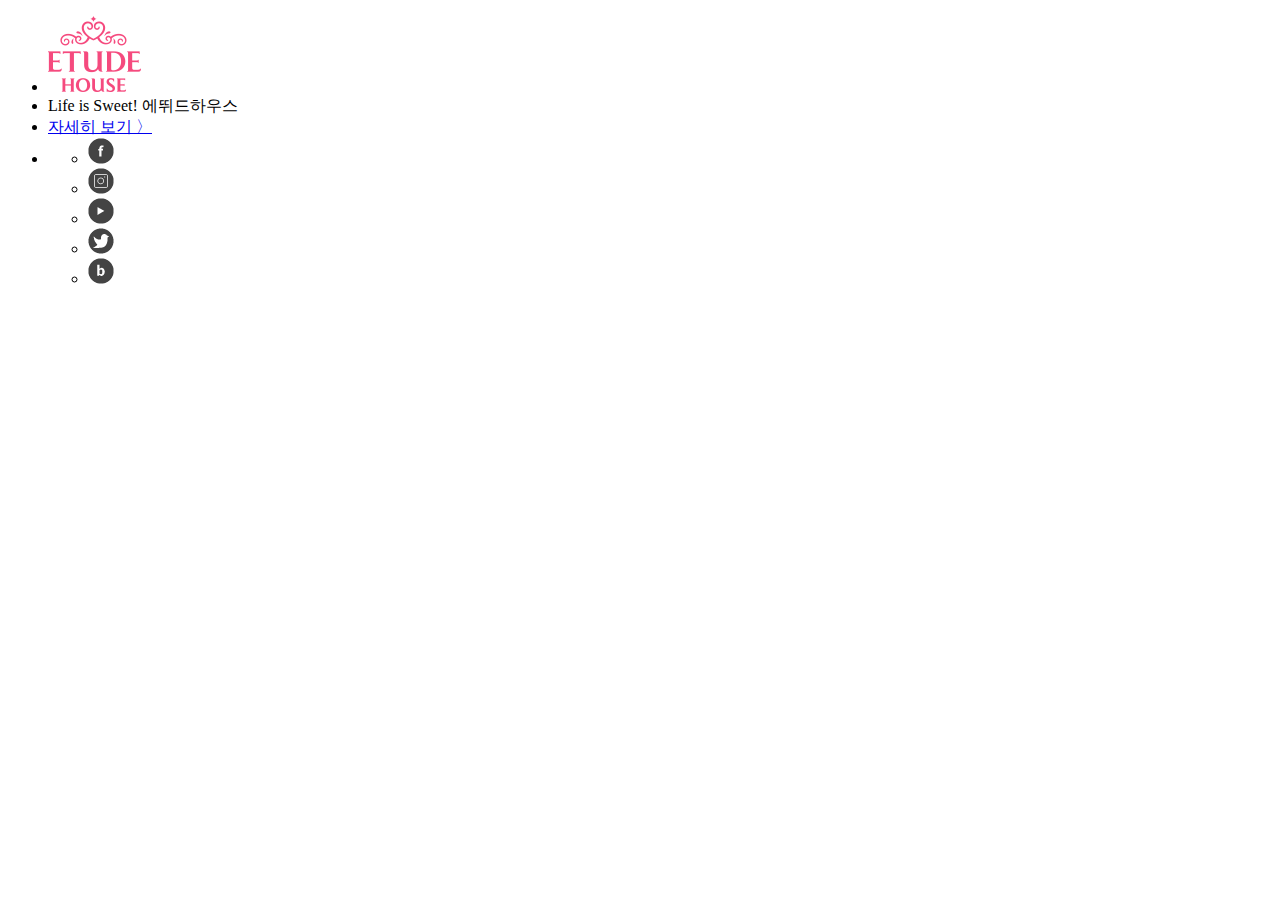
<file: data05.html>
<!DOCTYPE html>
<html lang="en">
<head>
  <meta charset="UTF-8">
  <meta name="viewport" content="width=device-width, initial-scale=1.0">
  <meta http-equiv="X-UA-Compatible" content="ie=edge">
  <title>data</title>
  <div class="s_ban_d">
      <ul>
        <li><img src="images/logo_brand_06_min.png"></li>
        <li>Life is Sweet! 에뛰드하우스</li>
        <li class="look"><a href="#">자세히 보기 <span>〉</span></a></li>
        <li>
          <ul>
            <li><a href="#"><img src="images/facebook.png"></a></li>
            <li><a href="#"><img src="images/instar.png"></a></li>
            <li><a href="#"><img src="images/youtube.png"></a></li>
            <li><a href="#"><img src="images/twitter.png"></a></li>
            <li><a href="#"><img src="images/blog.png"></a></li>
          </ul>
  
        </li>
      </ul>
    </div>

</head>
<body>

</body>
</html>
</file>
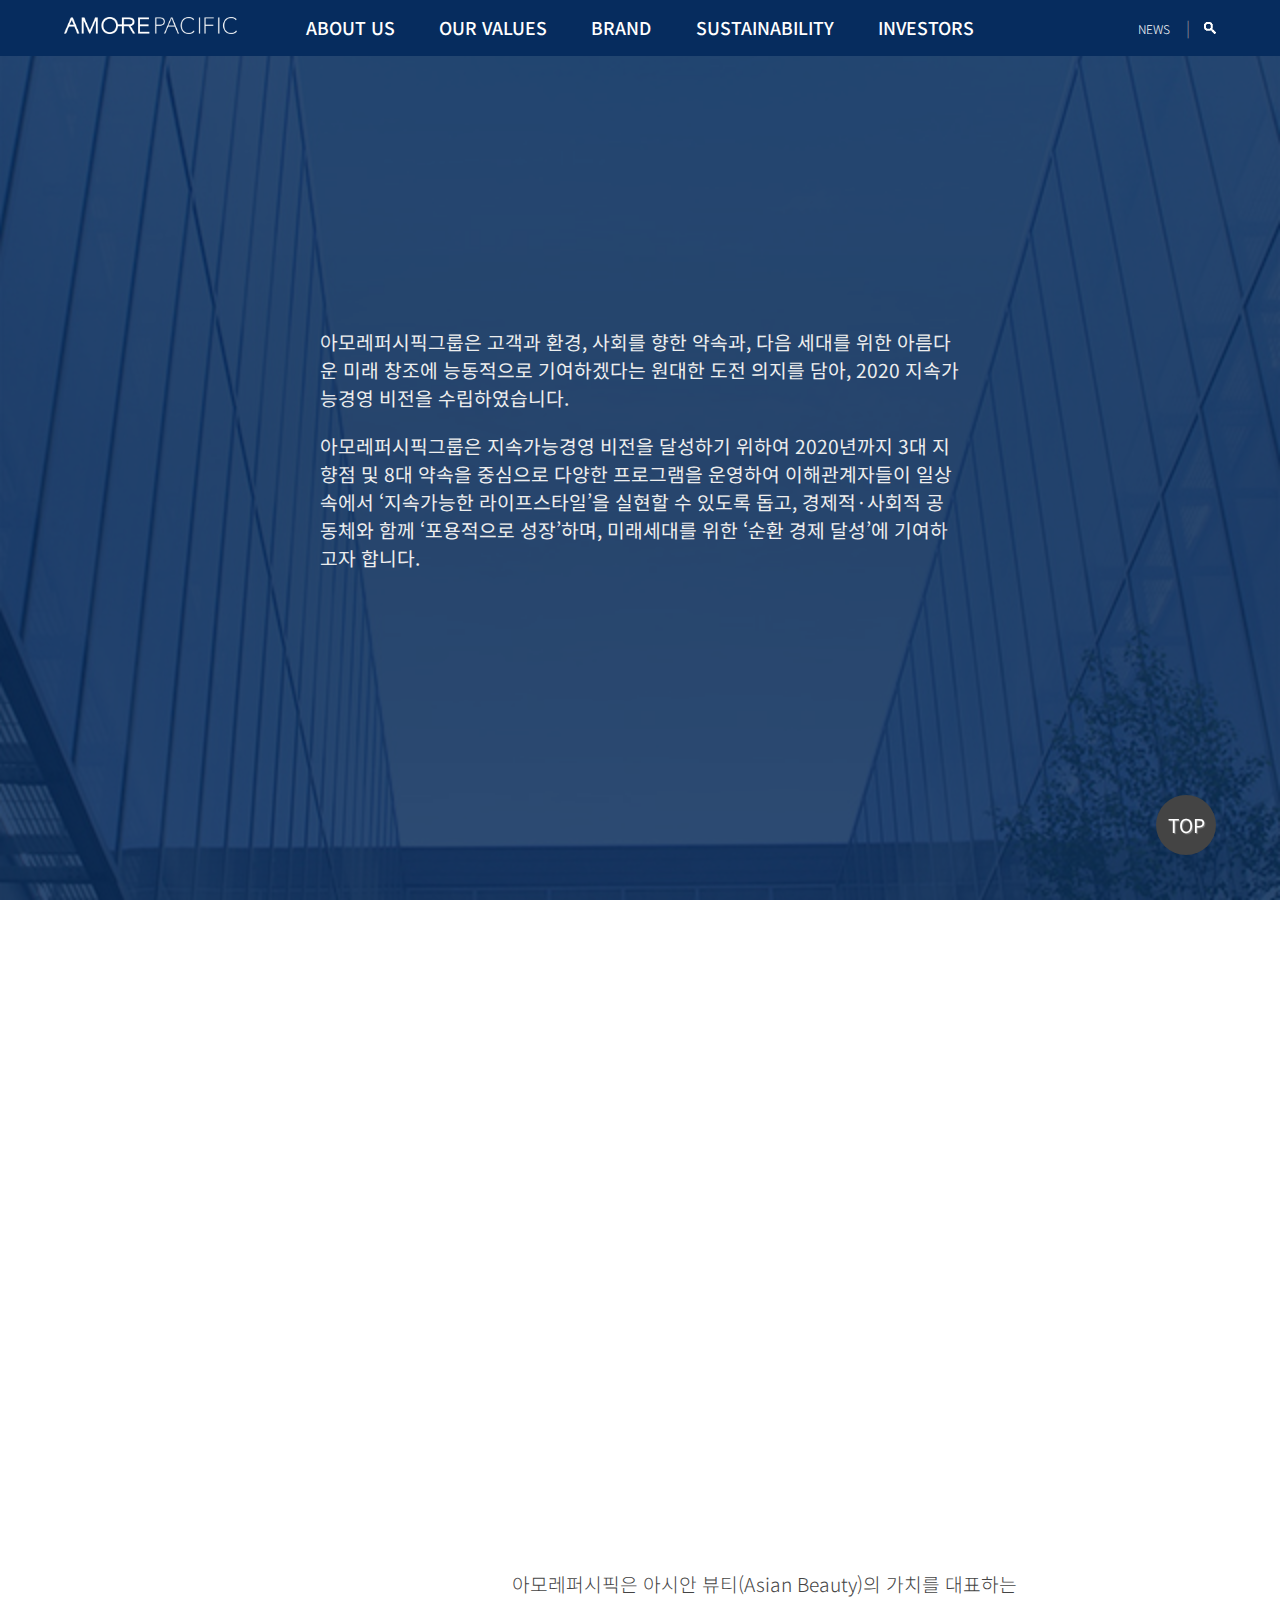
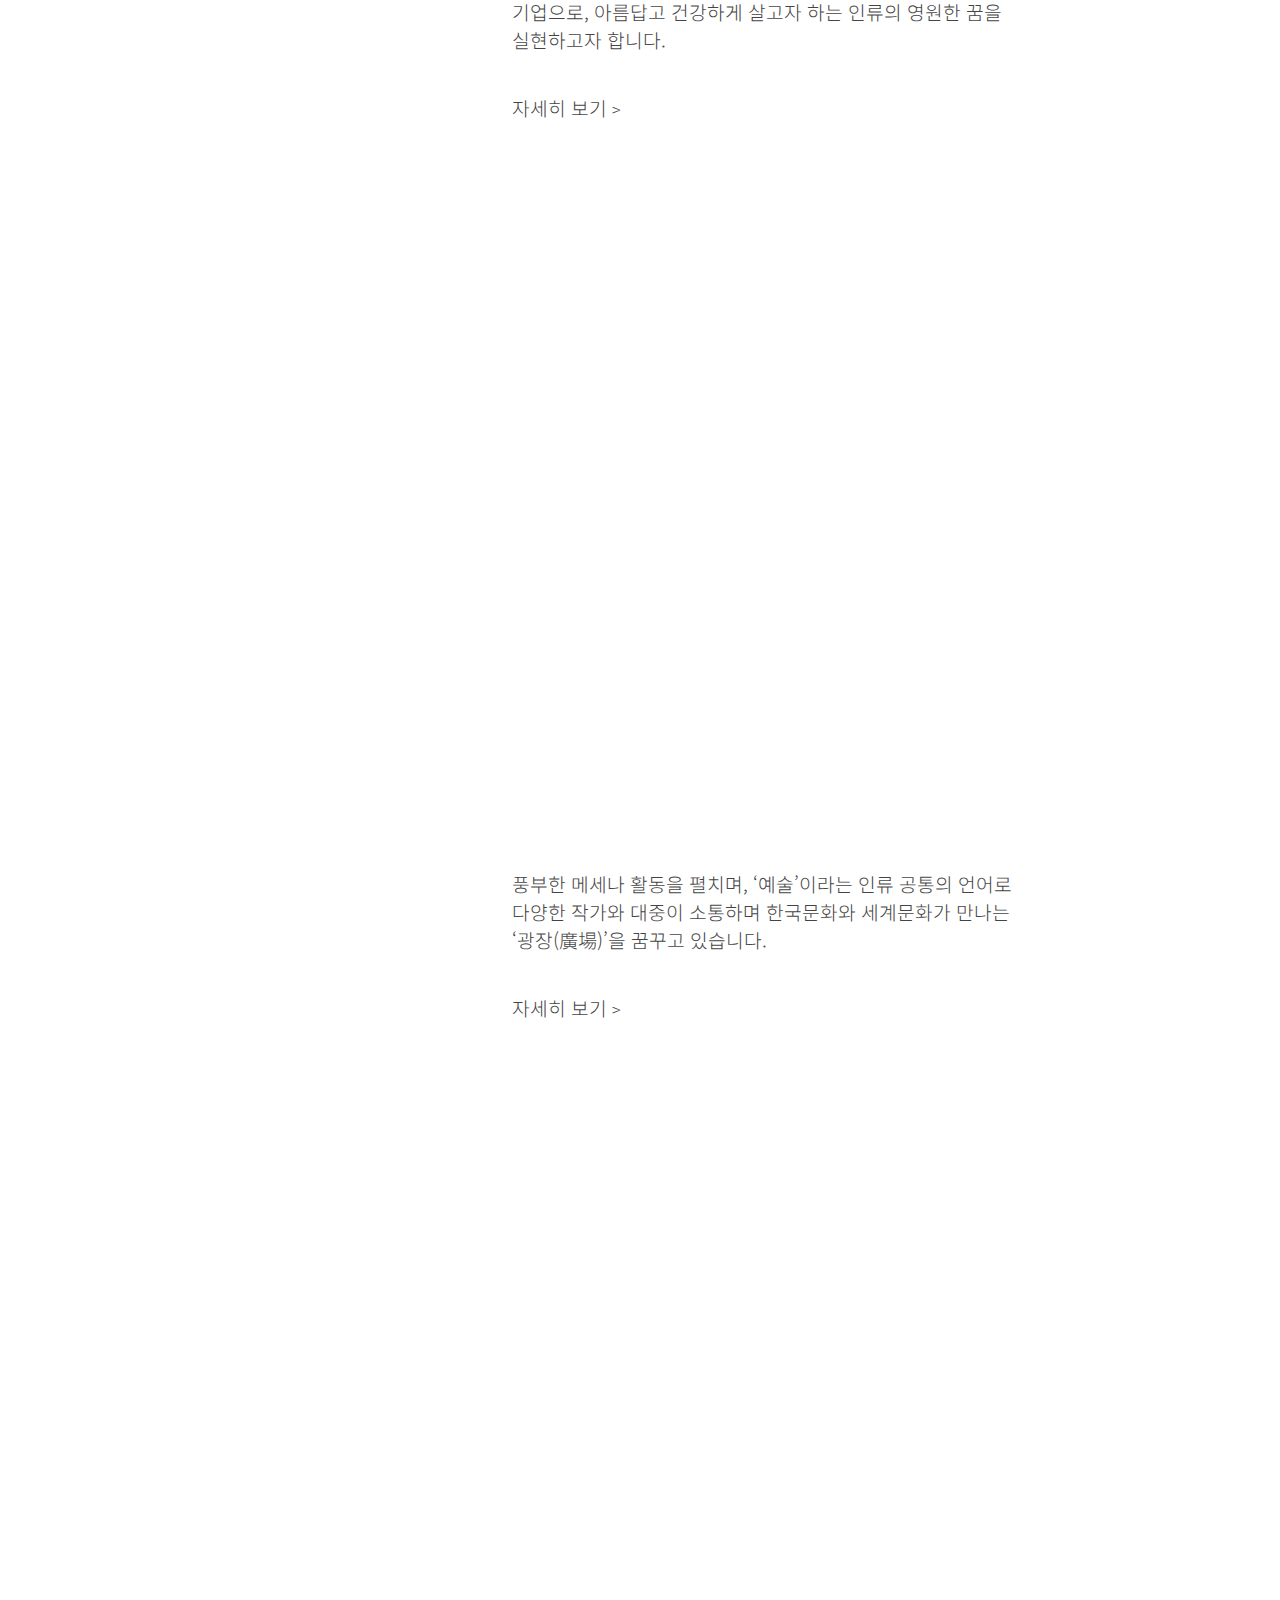
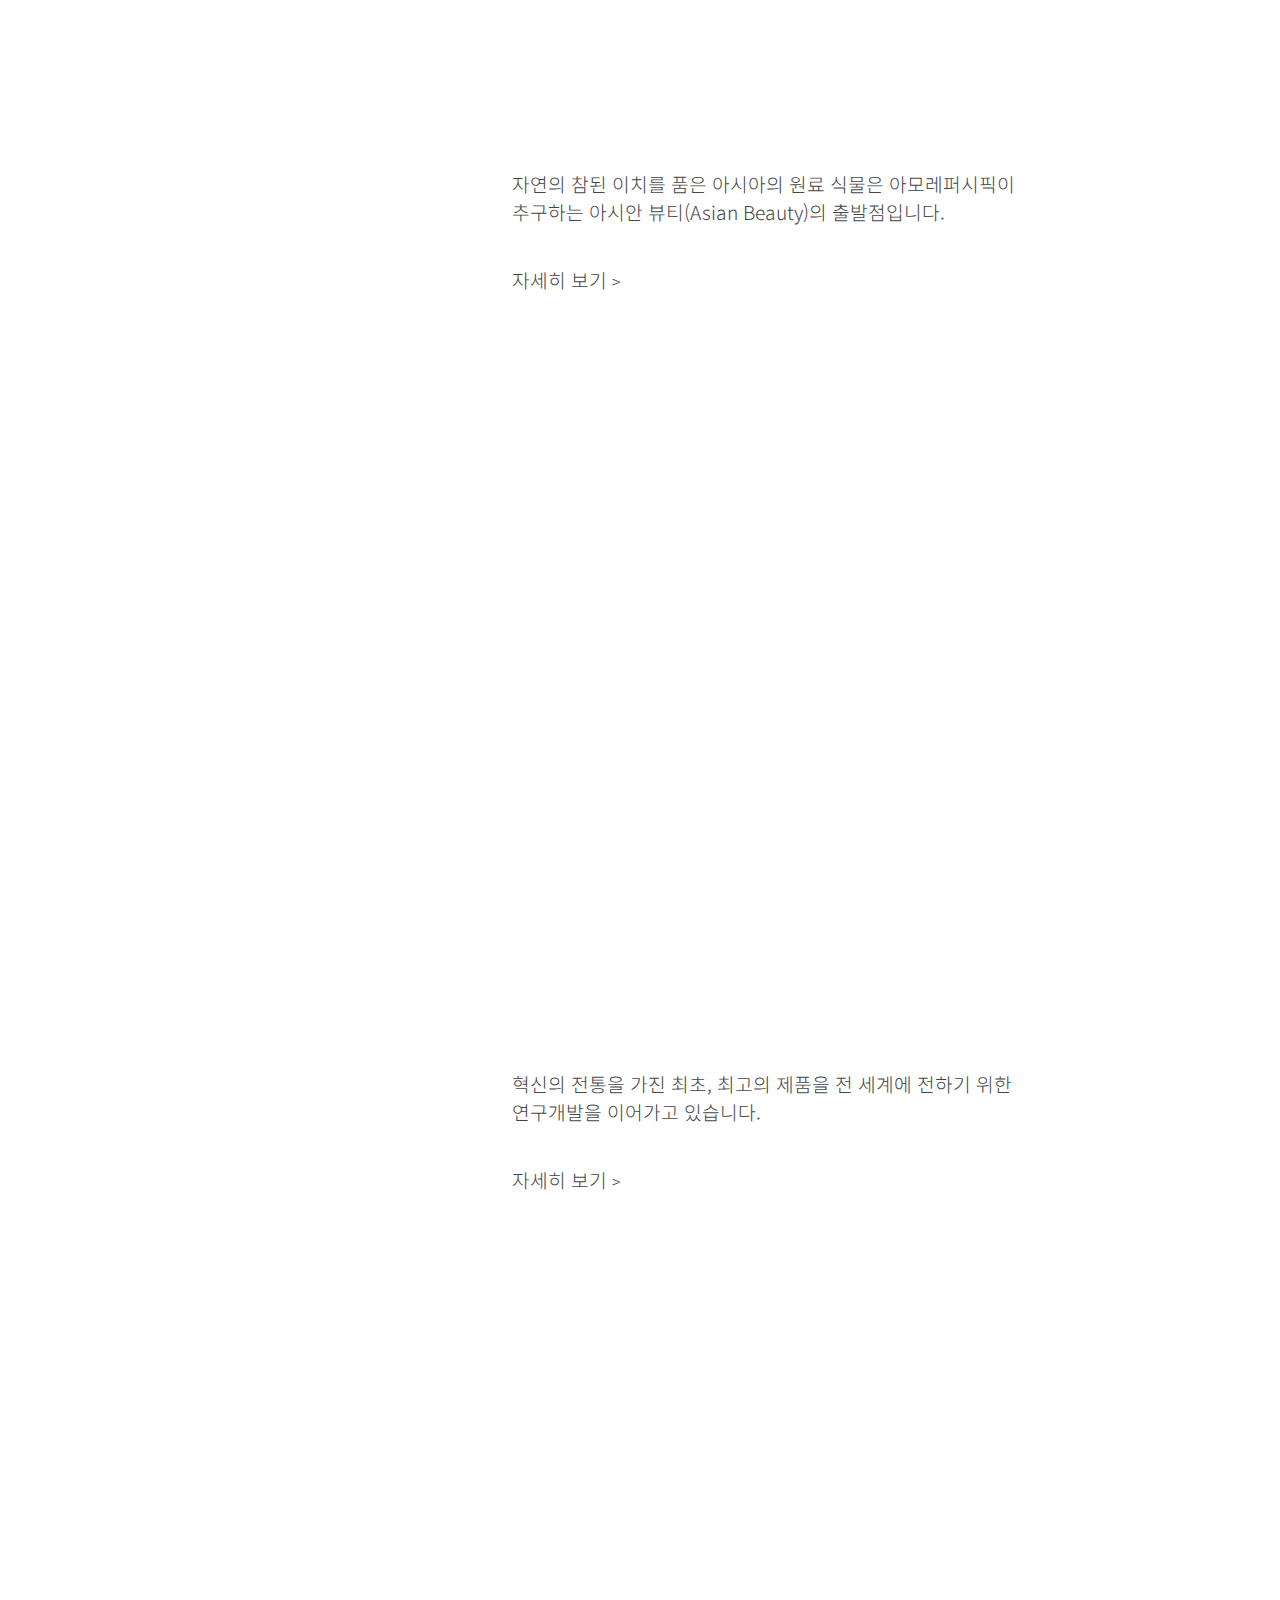
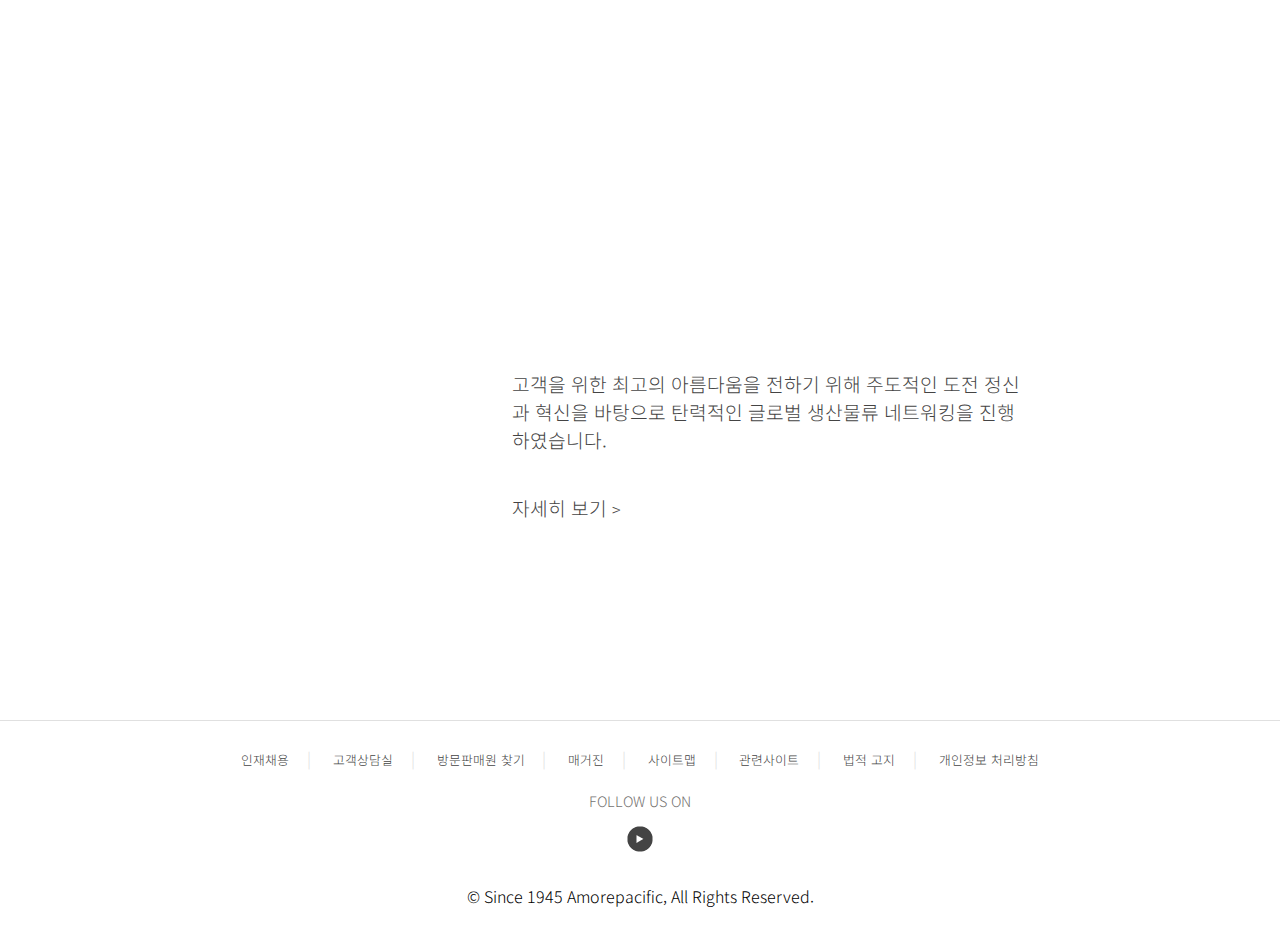
<file: sus.html>
<!DOCTYPE html>
<html lang="ko">
<head>
  <meta charset="utf-8">
  <title>Sustainability | 아모레퍼시픽</title>
  <!-- 파비콘 -->
  <link rel="shortcut icon" href="images/favicon.png">
  <link rel="apple-touch-icon" href="images/favicon.png">
  <!-- 폰트 -->
  <link href="https://fonts.googleapis.com/css?family=Vollkorn:400,400i,600,600i,700,700i,900,900i&display=swap&subset=latin-ext" rel="stylesheet">
  <link href="https://fonts.googleapis.com/css?family=Noto+Sans+KR:100,300,400,500,700,900&display=swap&subset=korean" rel="stylesheet">


  <!-- Link Swiper's CSS -->
  
  <link rel="stylesheet" href="css/reset.css">
  <!-- <link rel="stylesheet" href="css/style.css"> -->
  <link rel="stylesheet" href="css/head_foot.css">
  <link rel="stylesheet" href="css/sus.css">
  
  <!-- 자바스크립트 -->
  <script src="js/jquery-3.4.1.js"></script>
  <!-- <script src="js/swiper.min.js"></script> -->
  <script src="js/head_foot.js"></script>
  <script src="js/sus.js"></script>

  
</head>
<body>
  <div id="wrap" class="over_hid">
    <header class="over_hid" >
      <!-- 헤더메뉴 -->
      <div id="header_t" class="over_hid">
        <div id="header_left">
          <a href="index.html"><img src="images/logo_white.png" alt="로고"></a>
        </div>
        <div id="header_right">
          <ul>
            <li class="search_btn"><img src="images/search_w.png" alt="검색"></li>
            <li id="ham_btn">
              <div></div>
              <div></div>
            </li>
          </ul>
        </div>
      </div>
    </header>
    <!-- 검색창 -->
    <div id="search">
      <div id="search_left">
        <input type="text" placeholder="검색어">
      </div>
      <div id="search_right">
        <ul>
          <li><img src="images/search.png" alt="검색"></li>
          <li class="close_btn"><img src="images/close.png" alt="닫기"></li>
        </ul>
      </div>
    </div>
    
    <!-- 햄버거메뉴 -->
    <div id="menu_mo">
      <ul id="menu_t">
        <li><img src="images/logo_blue.png" alt="로고"></li>
        <li class="close_btn"><img src="images/close.png" alt="닫기"></li>
      </ul>
      <ul id="menu_m">
        <li><a href="about_us.html">ABOUT US<span>></span></a></li>
        <li><a href="values.html">OUR VALUES<span>></span></a></li>
        <li>BRANDS<span>></span></li>
        <li>SUSTAINABILITY<span>></span></li>
        <li>INVESTORS<span>></span></li>
      </ul>
      <ul id="menu_b">
        <li><a href="#">KR</a></li>
        <li><a href="#">EN</a></li>
        <li><a href="#">CN</a><span>|</span></li>
        <li><a href="#">NEWS</a></li>
      </ul>
    </div>
    <!-- pc 메뉴 -->
    <div id="header_pc">
      <div id="header_pc_top" class="over_hid">
        <div id="header_pc_left">
          <a href="index.html"><img src="images/logo_white.png" alt="로고"></a>
        </div>
        <div id="header_pc_menu">
          <ul id="select">
            <li><a href="about_us.html">ABOUT US</a></li>
            <li><a href="values.html">OUR VALUES</a></li>
            <li><a href="#">BRAND</a></li>
            <li><a href="#">SUSTAINABILITY</a></li>
            <li><a href="#">INVESTORS</a></li>
          </ul>
        </div>
        <div id="header_pc_right">
          <ul>
            <li><a href="#">NEWS<span>|</span></a></li>
            <li class="search_btn"><img src="images/search_w.png" alt="검색"></li>
          </ul>
        </div>
      </div>
    </div>
    <section>

      
      <!-- Swiper -->
      <div class="swiper-container">
        <div class="swiper-wrapper">
          <div class="swiper-slide">
            <div class="sec_head" id="sub01"></div>
            <div id="m_tex">
              <ul>
                <li>Sustainability</li>
                <li>아름다움으로 세상을 바꾸고 사랑 받는 기업으로 거듭나겠습니다.</li>
              </ul>
            </div>
            <div id="full">
              <div>
                <ul>
                  <li>아모레퍼시픽그룹은 고객과 환경, 사회를 향한 약속과, 다음 세대를 위한 아름다운 미래 창조에 능동적으로 기여하겠다는 원대한 도전 의지를 담아, 2020 지속가능경영 비전을 수립하였습니다.</li>
                  <li>아모레퍼시픽그룹은 지속가능경영 비전을 달성하기 위하여 2020년까지 3대 지향점 및 8대 약속을 중심으로 다양한 프로그램을 운영하여 이해관계자들이 일상 속에서 ‘지속가능한 라이프스타일’을 실현할 수 있도록 돕고, 경제적·사회적 공동체와 함께 ‘포용적으로 성장’하며, 미래세대를 위한 ‘순환 경제 달성’에 기여하고자 합니다.</li>
                </ul>
              </div>
            </div>
          </div>
          <div class="swiper-slide">
            <div class="parallax" id="sub02"></div>
            <div class="cent">Philosophy</div>
            <div class="back_whi">
              <ul>
                <li>아모레퍼시픽은 아시안 뷰티(Asian Beauty)의 가치를 대표하는 기업으로, 아름답고 건강하게 살고자 하는 인류의 영원한 꿈을 실현하고자 합니다.</li>
                <li><a href="#">자세히 보기 <span>></span></a></li>
              </ul>
            </div>
          </div>
          <div class="swiper-slide">
            <div class="parallax" id="sub03"></div>
            <div class="cent">문화경영</div>
            <div class="back_whi">
              <ul>
                <li>풍부한 메세나 활동을 펼치며, ‘예술’이라는 인류 공통의 언어로 다양한 작가와 대중이 소통하며 한국문화와 세계문화가 만나는 ‘광장(廣場)’을 꿈꾸고 있습니다.</li>
                <li><a href="#">자세히 보기 <span>></span></a></li>
              </ul>
            </div>
          </div>
          <div class="swiper-slide">
            <div class="parallax" id="sub04"></div>
            <div class="cent">헤리티지 원료</div>
            <div class="back_whi">
              <ul>
                <li>자연의 참된 이치를 품은 아시아의 원료 식물은 아모레퍼시픽이 추구하는 아시안 뷰티(Asian Beauty)의 출발점입니다.</li>
                <li><a href="#">자세히 보기 <span>></span></a></li>
              </ul>
            </div>
          </div>
          <div class="swiper-slide">
            <div class="parallax" id="sub05"></div>
            <div class="cent">연구개발</div>
            <div class="back_whi">
              <ul>
                <li>혁신의 전통을 가진 최초, 최고의 제품을 전 세계에 전하기 위한 연구개발을 이어가고 있습니다.</li>
                <li><a href="#">자세히 보기 <span>></span></a></li>
              </ul>
            </div>
          </div>
          <div class="swiper-slide">
            <div class="parallax" id="sub06"></div>
            <div class="cent">생산물류사업장 (SCM)</div>
            <div class="back_whi">
              <ul>
                <li>고객을 위한 최고의 아름다움을 전하기 위해 주도적인 도전 정신과 혁신을 바탕으로 탄력적인 글로벌 생산물류 네트워킹을 진행하였습니다.</li>
                <li><a href="#">자세히 보기 <span>></span></a></li>
              </ul>
            </div>
          </div>
        </div>
        <!-- Add Pagination -->
        <div class="swiper-pagination"></div>
      </div>
    </section>
    <footer>
      <div id="foot_top">
        <div></div>
        <div id="top_btn">TOP</div>
      </div>
      <div id="foot_text">
        <ul>
          <li><a href="#">인재채용</a></li><span>|</span>
          <li><a href="#">고객상담실</a></li><span>|</span>
          <li><a href="#">방문판매원 찾기</a></li><span>|</span>
          <li><a href="#">매거진</a></li><span>|</span>
          <li><a href="#">사이트맵</a></li><span>|</span>
          <li><a href="#">관련사이트</a></li><span>|</span>
          <li><a href="#">법적 고지</a></li><span>|</span>
          <li><a href="#">개인정보 처리방침</a></li>
        </ul>
      </div>
      <div id="foot_follow">
        <ul>
          <li>FOLLOW US ON</li>
          <li></li>
        </ul>
      </div>
      <div id="foot_bott">
        <ul>
          <li>© Since 1945 Amorepacific, All Rights Reserved.</li>
        </ul>
      </div>
    </footer>
  </body>
</html>
</file>
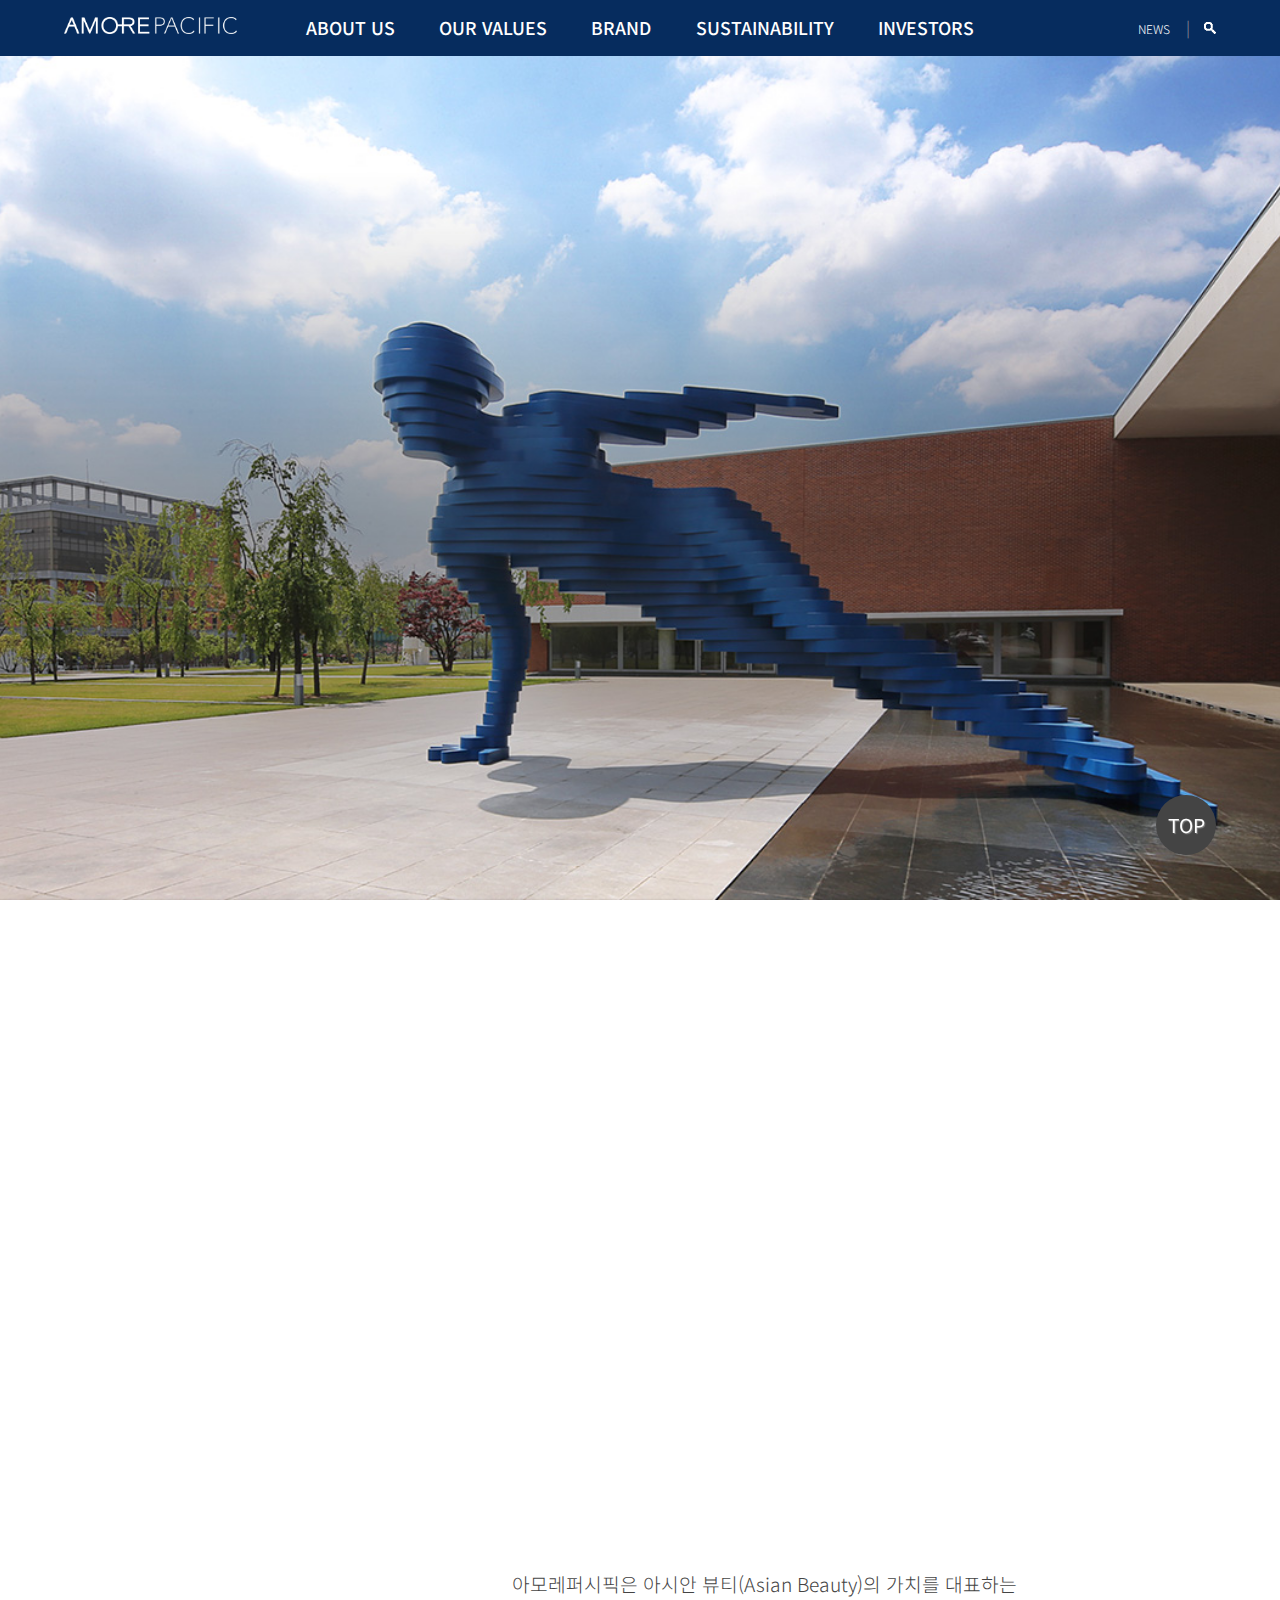
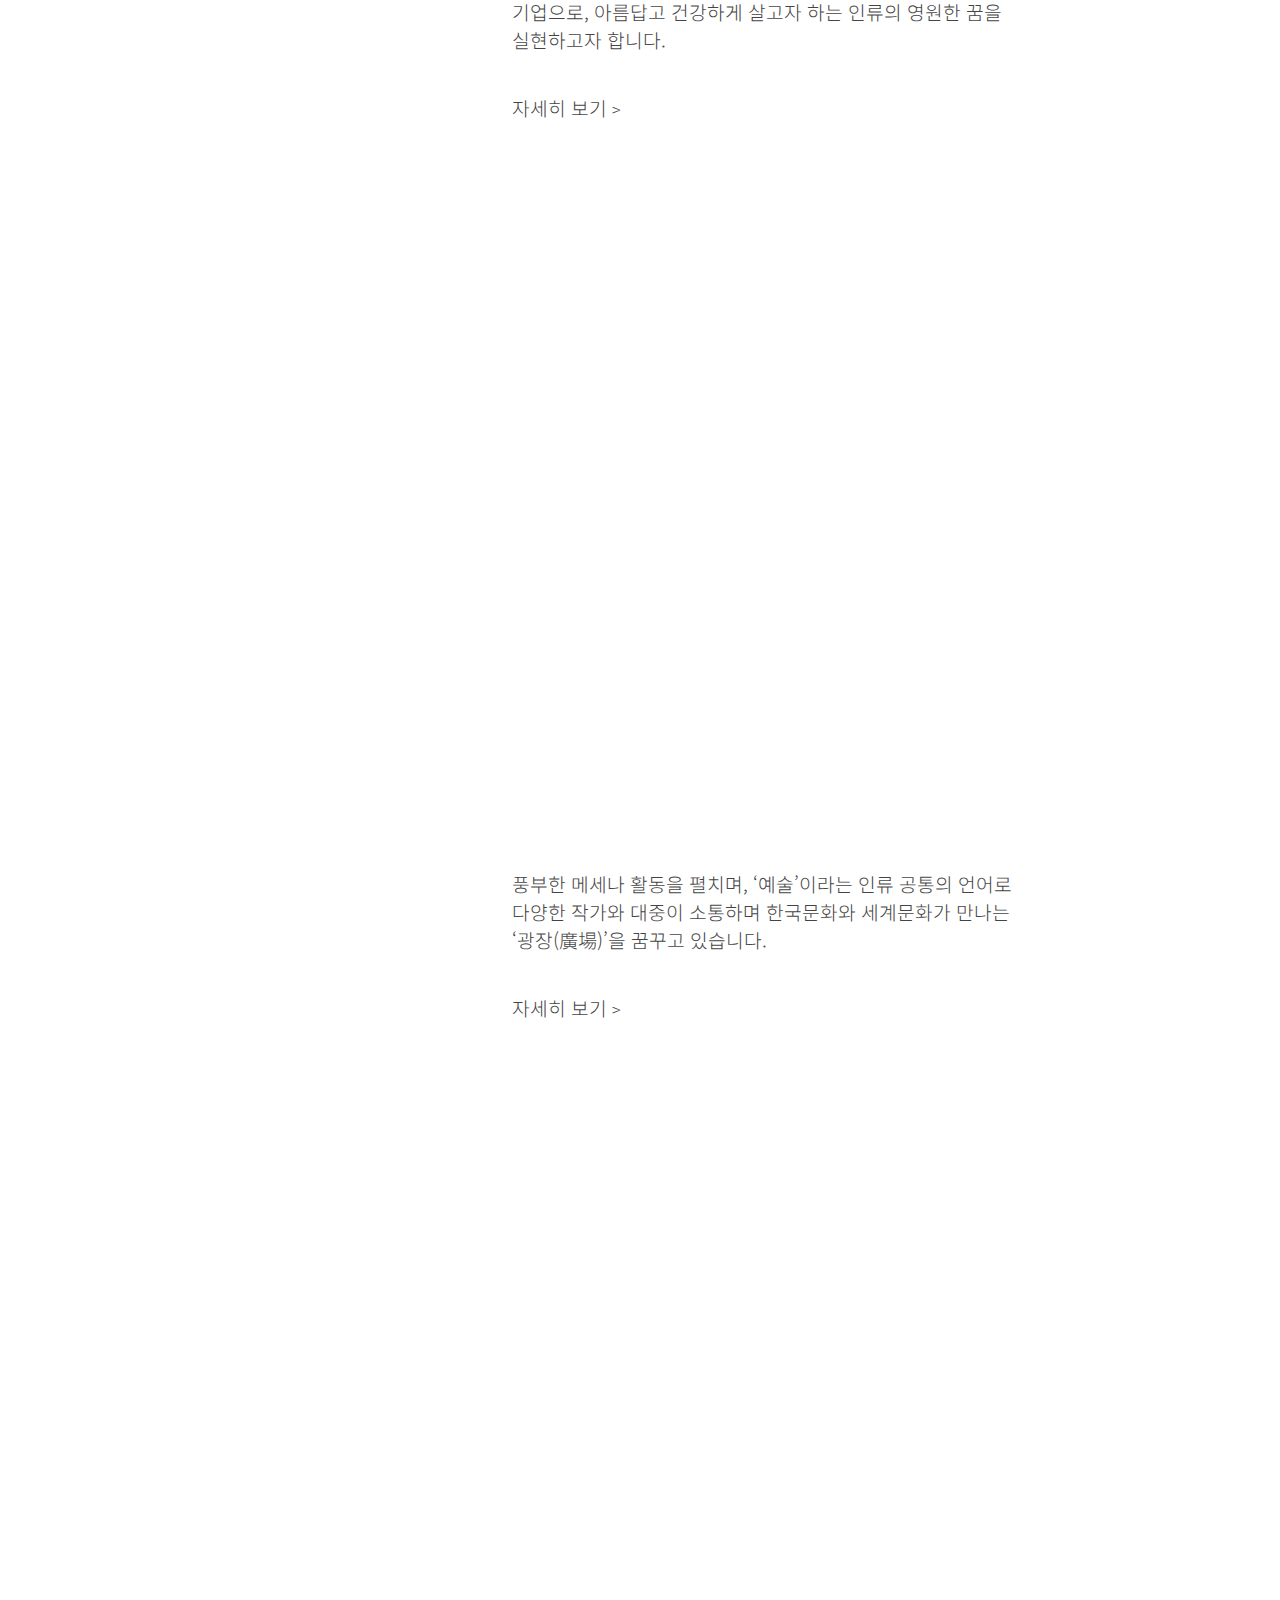
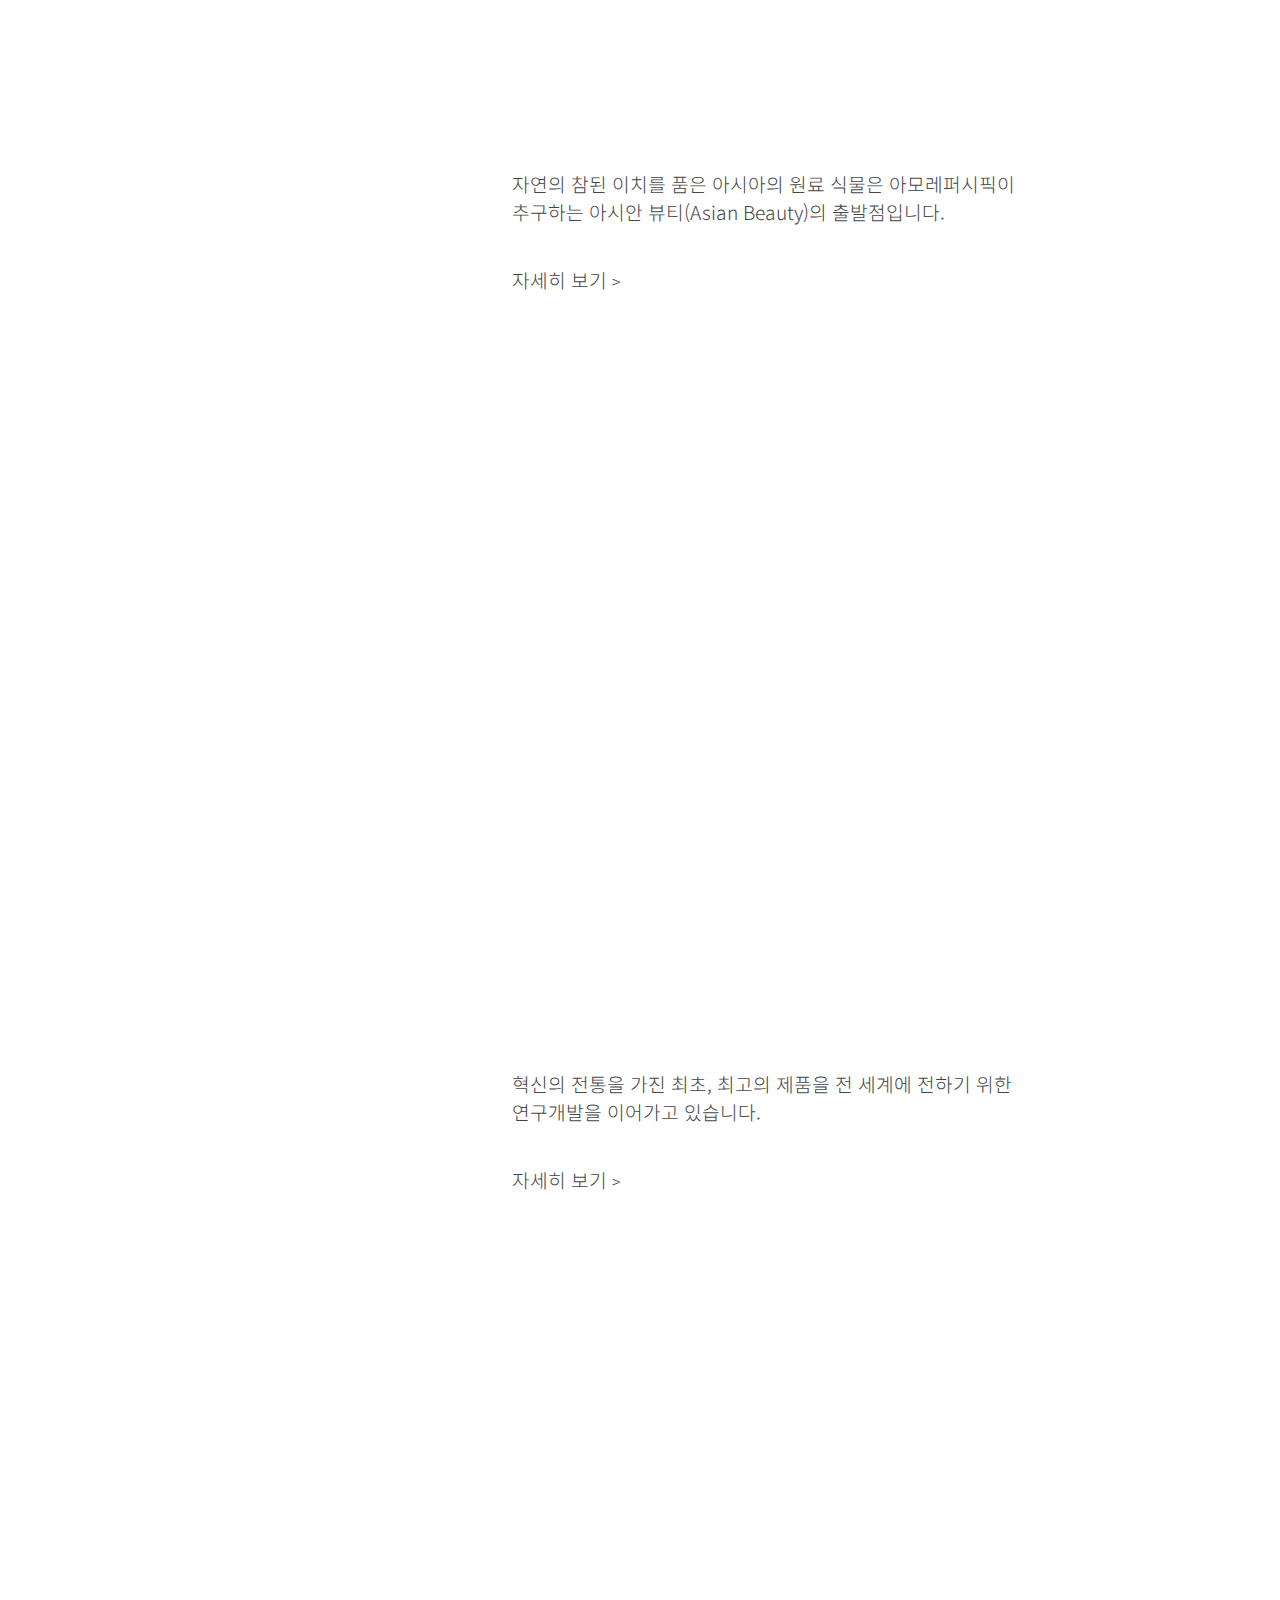
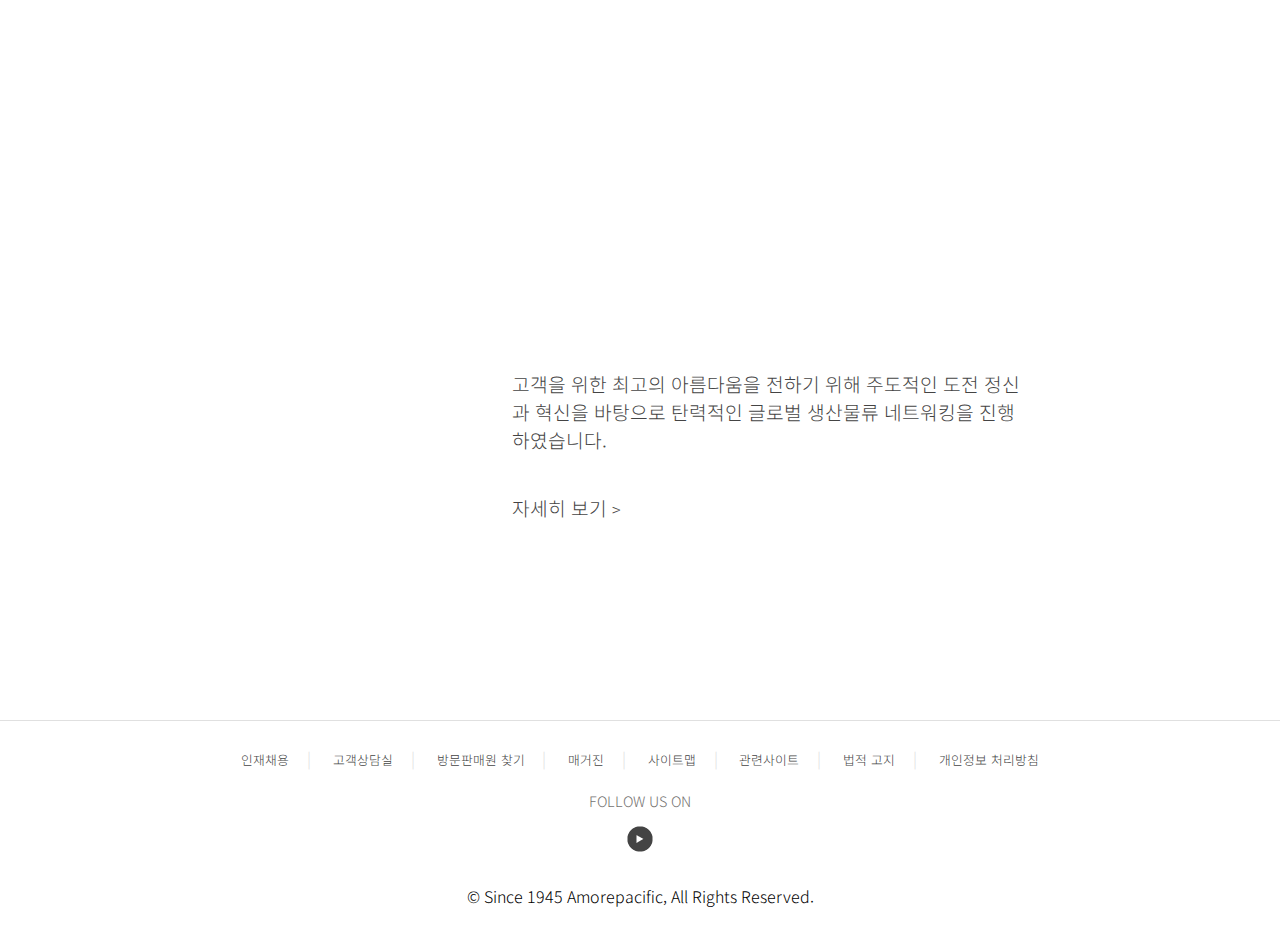
<file: values.html>
<!DOCTYPE html>
<html lang="ko">
<head>
  <meta charset="utf-8">
  <title>Our Values | 아모레퍼시픽</title>
  <!-- 파비콘 -->
  <link rel="shortcut icon" href="images/favicon.png">
  <link rel="apple-touch-icon" href="images/favicon.png">
  <!-- 폰트 -->
  <link href="https://fonts.googleapis.com/css?family=Vollkorn:400,400i,600,600i,700,700i,900,900i&display=swap&subset=latin-ext" rel="stylesheet">
  <link href="https://fonts.googleapis.com/css?family=Noto+Sans+KR:100,300,400,500,700,900&display=swap&subset=korean" rel="stylesheet">


  <!-- Link Swiper's CSS -->
  
  <link rel="stylesheet" href="css/reset.css">
  <!-- <link rel="stylesheet" href="css/style.css"> -->
  <link rel="stylesheet" href="css/head_foot.css">
  <link rel="stylesheet" href="css/values.css">
  
  <!-- 자바스크립트 -->
  <script src="js/jquery-3.4.1.js"></script>
  <!-- <script src="js/swiper.min.js"></script> -->
  <script src="js/head_foot.js"></script>
  <script src="js/values.js"></script>

  
</head>
<body>
  <div id="wrap" class="over_hid">
    <header class="over_hid" >
      <!-- 헤더메뉴 -->
      <div id="header_t" class="over_hid">
        <div id="header_left">
          <a href="index.html"><img src="images/logo_white.png" alt="로고"></a>
        </div>
        <div id="header_right">
          <ul>
            <li class="search_btn"><img src="images/search_w.png" alt="검색"></li>
            <li id="ham_btn">
              <div></div>
              <div></div>
            </li>
          </ul>
        </div>
      </div>
    </header>
    <!-- 검색창 -->
    <div id="search">
      <div id="search_left">
        <input type="text" placeholder="검색어">
      </div>
      <div id="search_right">
        <ul>
          <li><img src="images/search.png" alt="검색"></li>
          <li class="close_btn"><img src="images/close.png" alt="닫기"></li>
        </ul>
      </div>
    </div>
    
    <!-- 햄버거메뉴 -->
    <div id="menu_mo">
      <ul id="menu_t">
        <li><img src="images/logo_blue.png" alt="로고"></li>
        <li class="close_btn"><img src="images/close.png" alt="닫기"></li>
      </ul>
      <ul id="menu_m">
        <li><a href="about_us.html">ABOUT US<span>></span></a></li>
        <li><a href="values.html">OUR VALUES<span>></span></a></li>
        <li><a href="brand.html">BRANDS<span>></span></a></li>
        <li><a href="#">SUSTAINABILITY<span>></span></a></li>
        <li><a href="#">INVESTORS<span>></span></a></li>
      </ul>
      <ul id="menu_b">
        <li><a href="#">KR</a></li>
        <li><a href="#">EN</a></li>
        <li><a href="#">CN</a><span>|</span></li>
        <li><a href="#">NEWS</a></li>
      </ul>
    </div>
    <!-- pc 메뉴 -->
    <div id="header_pc">
      <div id="header_pc_top" class="over_hid">
        <div id="header_pc_left">
          <a href="index.html"><img src="images/logo_white.png" alt="로고"></a>
        </div>
        <div id="header_pc_menu">
          <ul id="select">
            <li><a href="about_us.html">ABOUT US</a></li>
            <li><a href="values.html">OUR VALUES</a></li>
            <li><a href="brand.html">BRAND</a></li>
            <li><a href="#">SUSTAINABILITY</a></li>
            <li><a href="#">INVESTORS</a></li>
          </ul>
        </div>
        <div id="header_pc_right">
          <ul>
            <li><a href="#">NEWS<span>|</span></a></li>
            <li class="search_btn"><img src="images/search_w.png" alt="검색"></li>
          </ul>
        </div>
      </div>
    </div>
    <section>

      
      <!-- Swiper -->
      <div class="swiper-container">
        <div class="swiper-wrapper">
          <div class="swiper-slide">
            <div class="sec_head" id="sub01"></div>
            <div id="m_tex">
              <ul>
                <li>Our Values</li>
                <li>아모레퍼시픽만의 아시안 뷰티(Asian Beauty)를 통해 아름다움을 창조하며 세계와 소통합니다. 아모레퍼시픽은 더 아름다운 세상을 향한 원대한 여정을 오늘도 이어나가고 있습니다.</li>
              </ul>
            </div>
          </div>
          <div class="swiper-slide">
            <div class="parallax" id="sub02"></div>
            <div class="cent">Philosophy</div>
            <div class="back_whi">
              <ul>
                <li>아모레퍼시픽은 아시안 뷰티(Asian Beauty)의 가치를 대표하는 기업으로, 아름답고 건강하게 살고자 하는 인류의 영원한 꿈을 실현하고자 합니다.</li>
                <li><a href="#">자세히 보기 <span>></span></a></li>
              </ul>
            </div>
          </div>
          <div class="swiper-slide">
            <div class="parallax" id="sub03"></div>
            <div class="cent">문화경영</div>
            <div class="back_whi">
              <ul>
                <li>풍부한 메세나 활동을 펼치며, ‘예술’이라는 인류 공통의 언어로 다양한 작가와 대중이 소통하며 한국문화와 세계문화가 만나는 ‘광장(廣場)’을 꿈꾸고 있습니다.</li>
                <li><a href="#">자세히 보기 <span>></span></a></li>
              </ul>
            </div>
          </div>
          <div class="swiper-slide">
            <div class="parallax" id="sub04"></div>
            <div class="cent">헤리티지 원료</div>
            <div class="back_whi">
              <ul>
                <li>자연의 참된 이치를 품은 아시아의 원료 식물은 아모레퍼시픽이 추구하는 아시안 뷰티(Asian Beauty)의 출발점입니다.</li>
                <li><a href="#">자세히 보기 <span>></span></a></li>
              </ul>
            </div>
          </div>
          <div class="swiper-slide">
            <div class="parallax" id="sub05"></div>
            <div class="cent">연구개발</div>
            <div class="back_whi">
              <ul>
                <li>혁신의 전통을 가진 최초, 최고의 제품을 전 세계에 전하기 위한 연구개발을 이어가고 있습니다.</li>
                <li><a href="#">자세히 보기 <span>></span></a></li>
              </ul>
            </div>
          </div>
          <div class="swiper-slide">
            <div class="parallax" id="sub06"></div>
            <div class="cent">생산물류사업장 (SCM)</div>
            <div class="back_whi">
              <ul>
                <li>고객을 위한 최고의 아름다움을 전하기 위해 주도적인 도전 정신과 혁신을 바탕으로 탄력적인 글로벌 생산물류 네트워킹을 진행하였습니다.</li>
                <li><a href="#">자세히 보기 <span>></span></a></li>
              </ul>
            </div>
          </div>
        </div>
        <!-- Add Pagination -->
        <div class="swiper-pagination"></div>
      </div>
    </section>
    <footer>
      <div id="foot_top">
        <div></div>
        <div id="top_btn">TOP</div>
      </div>
      <div id="foot_text">
        <ul>
          <li><a href="#">인재채용</a></li><span>|</span>
          <li><a href="#">고객상담실</a></li><span>|</span>
          <li><a href="#">방문판매원 찾기</a></li><span>|</span>
          <li><a href="#">매거진</a></li><span>|</span>
          <li><a href="#">사이트맵</a></li><span>|</span>
          <li><a href="#">관련사이트</a></li><span>|</span>
          <li><a href="#">법적 고지</a></li><span>|</span>
          <li><a href="#">개인정보 처리방침</a></li>
        </ul>
      </div>
      <div id="foot_follow">
        <ul>
          <li>FOLLOW US ON</li>
          <li></li>
        </ul>
      </div>
      <div id="foot_bott">
        <ul>
          <li>© Since 1945 Amorepacific, All Rights Reserved.</li>
        </ul>
      </div>
    </footer>
  </body>
</html>
</file>
<file: css/head_foot.css>
@charset "utf-8";

.over_hid{overflow:hidden;}

#wrap{
  position: relative;
  
}
/* 기본 CSS */
/* 모바일 CSS */
/* header스타일 */
/* 헤더 메뉴 */
#header_t{width:100%;padding:20px 30px;position:fixed;top:0;right:0;z-index:300;}
#header_t:hover{background:#062c5e;transition:1s;}
#header_left{float:left;width:80%;}
#header_left img{width:140px;height:15px;}
#header_right{float:right;width:20%;}
#header_right ul{float: right;}
#header_right li{display:inline-block;height:18px;cursor:pointer;}
#header_right>ul>li:first-child{padding-right:16px;border-right:1px solid #7c776d;}
#header_right>ul>li:last-child{padding-left:16px;}
#header_right div{width:22px;height:2px;background:white;}
#header_right div:first-child{margin:4px 0 6px;}

/* 헤더pc 스타일 */
#header_pc{width:100%;display:none;position:fixed;top:0;right:0;z-index:300;}
#header_pc a{color:white;}
#header_pc:hover{transition:1s;}
#header_pc_top{padding:0 5%;}
#header_pc_top div{float:left;}
#header_pc_top div:last-child{float:right;}
#header_pc_top div li{display:inline-block;}
#header_pc_left{width:15%;}
#header_pc_left img{width:100%;padding:17px 0;}
#header_pc_menu{text-align:center;margin:0 auto;width:70%;}
#header_pc_menu li{display:inline-block;margin-right:4%;padding:15px 4px;color:white;font-size:1.1em;font-weight:500;cursor:pointer;}
#header_pc_menu li:hover{border-bottom:5px solid #92b4e2;transition:0.5s;}
#header_pc_menu li:hover a{color:#92b4e2;transition:0.5s;}
#header_pc_menu li:last-child{margin-right:0;}
#header_pc_right{width:10%;margin-top:15px;}
#header_pc_right ul{float:right;}
#header_pc_right span{margin:0 10px 0 16px;height:10px;color:#95989a;}
#header_pc_right a{color:white;font-size:12px;}
#header_pc_right li:last-child img{width:12px;height:12px;cursor:pointer;}


/* 검색창 */
#search{width:100%;height:70px;background:white;padding:20px 30px;position:fixed;left:0;top:0;z-index:500;}
#search_left{float:left;}
#search_left input{font-size:16px;}
#search_left input:focus{outline: none;}
#search_right{float:right;}
#search_right li{display:inline-block;cursor:pointer;}
#search_right>ul>li:first-child{padding-right:16px;border-right:1px solid #7c776d;}
#search_right>ul>li:last-child{padding-left:16px;}

/* 햄버거메뉴 */
#menu_mo{width:300px;height:100vh;padding:20px 30px;position:fixed;top:0;right:0;border:1px solid #a6c8ff;background:white;z-index:105;}
#menu_t{border-bottom:1px solid #e0e0e0;padding-bottom:15px;}
#menu_t li{display:inline-block;font-size:22px;font-weight:600;}
#menu_t li:first-child{margin-right:60px;}
#menu_t li:first-child img{width:150px;height:15px;}
#menu_t li:last-child{cursor:pointer;}
#menu_t li:last-child img{width:15px;height:15px;}

#menu_m{margin-top:95px;}
#menu_m li{padding:20px 0;border-bottom:1px solid #e0e0e0;cursor:pointer;}
#menu_m li span{float:right;font-size:20px;font-weight:500;}

#menu_b{margin-top:110px;}
#menu_b li{display:inline-block;margin-right:25px;}
#menu_b li:nth-child(3){margin-right:0;}
#menu_b span{height:10px;margin-left:20px;}
#menu_b li:last-child{padding-left:20px;}
#menu_b div{width:2px;height:10px;background:#8f8f8f;}
#menu_b a{color:#8f8f8f;}
#menu_b a:hover{color:#444444;font-weight:400;text-decoration:underline;}

/* 푸터 */
footer{width:100%;margin-top:120px;}
#foot_top>div:first-child{width:100%;height:1px;background:#e0e0e0;}
#foot_top>#top_btn{position:fixed;bottom:5%;right:5%;width:60px;height:60px;border-radius:120px;background:#444;font-size:1.2em;font-weight:400;text-shadow:1px 1px 1px gray;color:white;text-align:center;line-height:60px;cursor:pointer;z-index:900;}

#foot_text{margin-top:25px;}
#foot_text ul{text-align:center;padding:0 8.347245409015025%;}
#foot_text ul span{height:10px;color:#e0e0e0;}
#foot_text ul li{display:inline-block;margin-bottom:20px;padding:0 1.669449081803005%;}
#foot_text ul li a{color:#444444;font-size:0.8em;}
#foot_text ul li a:hover{color:#005295;text-decoration:underline;}

#foot_follow ul{text-align:center;}
#foot_follow li:first-child{margin-bottom:13px;color:#747270;font-size:0.9em;}
#foot_follow li:last-child{cursor:pointer;;margin:0 auto;width: 30px;height:30px;background:url('../images/youtube.png') no-repeat center;}
#foot_follow li:last-child:hover{background:url('../images/youtube_hover.png') no-repeat center;;}
#foot_bott{margin:30px 0 40px;text-align:center;}


/* 테블릿 CSS */
@media (min-width:600px){

}

/* PC CSS */
@media (min-width:1024px){
/* 헤더 */
#header_t{display:none;}
#header_pc{display:block;}
.banner_txt li:nth-child(3){display:block;}



}
</file>
<file: css/style.css>
@charset "utf-8";



.swiper-container {
  width: 100%;
  height: 100%;
}
.swiper-slide {
  text-align: center;
  font-size: 18px;
  background: #fff;
  /* Center slide text vertically */
  display: -webkit-box;
  display: -ms-flexbox;
  display: -webkit-flex;
  display: flex;
  -webkit-box-pack: center;
  -ms-flex-pack: center;
  -webkit-justify-content: center;
  justify-content: center;
  -webkit-box-align: center;
  -ms-flex-align: center;
  -webkit-align-items: center;
  align-items: center;
}
.swiper-pagination-bullet {
  width: 20px;
  height: 20px;
  text-align: center;
  line-height: 20px;
  font-size: 12px;
  color:#000;
  opacity: 1;
  background: rgba(0,0,0,0.2);
}
.swiper-pagination-bullet-active {
  color:#fff;
  background: #007aff;
}

#progress_base{
  width: 100%;
  background:white;
}

#progress {
  width: 0%;
  height: 5px;
  background-color: red;
}
</file>
<file: css/common.css>
@charset "utf-8";

.over_hid{overflow:hidden;}

#wrap{
  position: relative;
  height: 100%;
}
/* 기본 CSS */
/* 모바일 CSS */

/* 배너 */
.swiper-container{height:800px;position:relative;}
.swiper-slide{position:relative;height:800px;}
.swiper-slide img{width:100%;height:100%;}
.banner_txt{width:100%;position:absolute;top:50%;left:50%;transform:translate(-50%,-50%);}
.banner_txt ul{width:100%;text-align:center;}
.banner_txt li{color:white;margin:0 auto 30px;text-shadow:3px 3px 3px black;}
.banner_txt li:nth-child(1){font-size:1.4em;font-weight:300;}
.banner_txt li:nth-child(2){font-size:2.8em;font-weight:500;}
.banner_txt li:nth-child(3){font-size:1.2em;font-weight:300;display:none;}
.banner_txt li:nth-child(4){width:120px;padding:5px;border:1px solid white;border-radius:20px;}
.banner_txt li:nth-child(4) a{color:white;font-size:0.9em;}
.swiper-container .swiper-button-prev,.swiper-container .swiper-button-next{display:none;}
.swiper-container .swiper-button-prev{background-image: url("data:image/svg+xml;charset=utf-8,%3Csvg%20xmlns%3D'http%3A%2F%2Fwww.w3.org%2F2000%2Fsvg'%20viewBox%3D'0%200%2027%2044'%3E%3Cpath%20d%3D'M0%2C22L22%2C0l2.1%2C2.1L4.2%2C22l19.9%2C19.9L22%2C44L0%2C22L0%2C22L0%2C22z'%20fill%3D'%23000000'%2F%3E%3C%2Fsvg%3E");}
.swiper-container .swiper-button-next{background-image: url("data:image/svg+xml;charset=utf-8,%3Csvg%20xmlns%3D'http%3A%2F%2Fwww.w3.org%2F2000%2Fsvg'%20viewBox%3D'0%200%2027%2044'%3E%3Cpath%20d%3D'M27%2C22L27%2C22L5%2C44l-2.1-2.1L22.8%2C22L2.9%2C2.1L5%2C0L27%2C22L27%2C22z'%20fill%3D'%23000000'%2F%3E%3C%2Fsvg%3E");}

#b_bot_txt{width:100%;height:83px;background:#f5f5f5;}
#b_bot_txt ul{text-align:center;}
#b_bot_txt li{display:inline-block;margin-right:8.30078125%;padding:25px 0;font-size:1.2em;font-weight:400;color:#b7b7b7;cursor: pointer;}
#b_bot_txt li:last-child{margin-right:0;}
#b_bot_txt li{display:none;}
#b_bot_txt li.on{border-bottom:3px solid #444444;color:#444444;display:inline-block;}

/* 뉴스 아티클 */
#news{width:89.31552587646077%;margin:0 auto;position:relative;}
#news_top ul{width:100%;margin:53px auto 36px;}
#news_top li:first-child{float:left;width:100%;text-align:center;color:#444444;}
#news_top li:last-child{display:none;float:right;border:1px solid #cccccc;border-radius:30px;padding:6px 10px;font-size:0.8em;}
#news_top li:last-child a{color:#444444;}
#news_top li:last-child:hover{background:#444444;transition:0.6s;}
#news_top li:last-child:hover a{color:white;transition:0.6s;}
#news_top li span{font-size:0.5em;margin-left:4px;}
#news_top ul li h2{font-size:1.6em;font-weight:400;text-align:center;}

#news_bott{width:100%;}
#news_bott img{width:100%;height:100%;}
#news_bott>div{border-top:1px solid #e0e0e0;padding:20px 0;}
#news_bott>div:last-child{margin-bottom:21px;border-bottom:1px solid #e0e0e0;}
#news_bott>div>div:first-child{padding:none;}
#news .fl_right{float:right;width:29.16666666666667%;height:29.16666666666667%;overflow:hidden;}
#news .fl_left{float:left;width:60%;}
.fl_left a{color:#444444;}
#news_bott>div:hover img{transform:scale(1.1);transition:0.7s;}
.fl_left a:hover{text-decoration:underline;}
#look{margin:20px auto 40px;width:22.1824686940966%;height:40px;border:1px solid #cccccc;border-radius:30px;padding:11px 10px;font-size:0.7em;text-align:center;}
#look a{color:#444444;}
#look:hover{background:#444444;transition:0.6s;}
#look:hover a{color:white;transition:0.6s;}
#look span{font-size:0.5em;margin-left:4px;}

/* Glance 아티클 */
#glance{background:#005295;margin-bottom:60px;}
#glance>div{margin:70px auto 0;color:white;padding-bottom:24px;}
#glance h2{width:50%;margin:60px auto 50px;font-size:2em;text-align:center;font-weight:500;}
#glance>div>div{width:50%;float:left;text-align:center;}
#glance div>ul{margin-bottom:50px;height:19.19866444073456%;}
#glance div ul li:nth-child(1){color:#a6c8f5;font-size:1.2em;}
#glance div ul li:nth-child(2){font-size:3.5em;font-weight:400;}
#glance #f_size li{display:inline-block;}
#glance #small{color:white;font-size:1.5em;}
#glance #big{font-size:3.5em;font-weight:500;}

/* 섹션배너 */
#container h2{font-size:1.5em;text-align:center;font-weight:500;margin-bottom:45px;}
.swiper-container2 .swiper-slide{height:500px;position:relative;}
.swiper-container2 .swiper-slide img{width:100%;height:100%;}
.swiper-slide-txt{width:100%;height:400px;position:relative;background:#f5f5f5;z-index:110;}

#container{position:relative;}
.swiper-container2 .swiper-pagination{position:absolute;top:60%;z-index:120;}
.swiper-container2 .swiper-pagination-bullet-active{background:transparent;border:1px solid #333;}

/* 아작스 스타일 */
.s_ban_d{position:absolute;top:50%;left:50%;transform:translate(-50%,-50%);}
.s_ban_d>ul{text-align:center;}
.s_ban_d>ul>li:nth-child(2){margin:29px 0 25px;}
.s_ban_d>ul>li>ul>li{display:inline-block;margin-right:1.953125%;}
.s_ban_d>ul>li>ul>li:last-child{margin-right:0;}

.look{margin:20px auto 40px;width:150px;height:40px;border:1px solid #cccccc;border-radius:30px;padding:11px 10px;font-size:0.7em;text-align:center;}
.look a{color:#444444;}
.look:hover{background:#444444;transition:0.6s;}
.look:hover a{color:white;transition:0.6s;}
.look span{font-size:0.5em;margin-left:4px;}


/* 테블릿 CSS */
@media (min-width:600px){
/* 배너 */
.swiper-container .swiper-button-prev,.swiper-container .swiper-button-next{display:block;width:40px;height:40px;background-size:7px 11px;color:white;border:1px solid white;border-radius:40px;}
.swiper-container .swiper-button-prev{background-image: url("data:image/svg+xml;charset=utf-8,%3Csvg%20xmlns%3D'http%3A%2F%2Fwww.w3.org%2F2000%2Fsvg'%20viewBox%3D'0%200%2027%2044'%3E%3Cpath%20d%3D'M0%2C22L22%2C0l2.1%2C2.1L4.2%2C22l19.9%2C19.9L22%2C44L0%2C22L0%2C22L0%2C22z'%20fill%3D'%23ffffff'%2F%3E%3C%2Fsvg%3E");}
.swiper-container .swiper-button-next{background-image: url("data:image/svg+xml;charset=utf-8,%3Csvg%20xmlns%3D'http%3A%2F%2Fwww.w3.org%2F2000%2Fsvg'%20viewBox%3D'0%200%2027%2044'%3E%3Cpath%20d%3D'M27%2C22L27%2C22L5%2C44l-2.1-2.1L22.8%2C22L2.9%2C2.1L5%2C0L27%2C22L27%2C22z'%20fill%3D'%23ffffff'%2F%3E%3C%2Fsvg%3E");}
#b_bot_txt li{display:inline-block;}
#b_bot_txt li{margin-right:1.953125%;font-size:1em;}

/* 뉴스 아티클 */
#news_top li:first-child{width:auto;text-align:left;}
#news_top li:last-child{display:block;float:right;border:1px solid #cccccc;border-radius:30px;padding:6px 10px;font-size:0.8em;}
#news_bott>div{border:none;}
#news_bott>div:last-child{margin-bottom:21px;border:none;}
#news>div>div{padding:none;}
#news .news_bott{width:47%;float:left;margin-bottom:0;}
#news #news_bott>div{margin-right:6%;}
#news #news_bott>div:nth-child(2),#news #news_bott>div:nth-child(4){margin-right:0;}
#news .fl_right{clear:both;width:100%;height:43.01075268817204%;}
#news .fl_left{width:100%;}
#look{display:none;}

/* 섹션배너 */

#container{position:relative;margin-bottom:170px;}
.swiper-slide-txt{position:absolute;left:150px;top:331px;transform:translateY(-50%);width:30%;height:86.2%;background:#f5f5f5;z-index:103 !important;}
.swiper-container2 .swiper-wrapper{position:relative;}
.swiper-container2 .swiper-pagination{top:105%;}

}

/* PC CSS */
@media (min-width:1024px){

/* 배너 */
#b_bot_txt li{margin-right:8.30078125%;font-size:1.2em;}




/* 뉴스 아티클 */
#news>div>div{border-top:none;padding:20px 0;}
#news #news_bott>div{width:23.5%;margin-right:1.953125%;}
#news #news_bott>div:nth-child(2){margin-right:1.953125%;}
#news .fl_right{clear:both;width:100%;height:43.01075268817204%;}
#news .fl_left{width:100%;}

/* Glance 아티클 */
#glance>div{width:80%;margin-bottom:125px;}
#glance>div>div{width:25%;}

/* 섹션배너 */

}
</file>
<file: css/about.css>
@charset "utf-8";

.over_hid{overflow:hidden;}

#wrap{
  position: relative;
  
}
/* 기본 CSS */
/* 모바일 CSS */

.swiper-container{height:100%;}
.swiper-slide{background:white;height:100vh;position:relative;}
.swiper-slide>.sec_head{background:url("../images/sub_01.jpg") no-repeat center;background-size:cover;background-attachment:fixed;height:100%;}
.swiper-slide #m_tex li{opacity:0;transition:1s;}
.swiper-slide #m_tex li:last-child{transition-delay:0.2s;}
.swiper-slide:hover #m_tex li{opacity:1;}
.swiper-slide>#m_tex{width:100%;}
#m_tex ul{width:80%;color:white;text-align:center;position:absolute;top:50%;left:50%;transform:translate(-50%,-50%);}
#m_tex li:first-child{font-size:3em;font-weight:500;margin-bottom:50px;}
#m_tex li:last-child{font-size:1.1em;font-weight:400;}
.swiper-slide>.parallax{background:url("../images/sub_01.jpg") no-repeat center;background-size:cover;height:70%;}
#sub02{background-image:url("../images/sub_02.jpg");}
#sub03{background-image:url("../images/sub_03.jpg");}
#sub04{background-image:url("../images/sub_04.jpg");}
#sub05{background-image:url("../images/sub_05.jpg");}
#sub06{background-image:url("../images/sub_06.jpg");}
.swiper-slide>.cent{position:absolute;top:40%;left:50%;transform:translate(-50%,-50%);color:white;font-size:2em;font-weight:400;}
.swiper-slide>.back_whi>ul{width:50%;margin-left:40%;}
.swiper-slide>.back_whi>ul>li{margin-top:40px;font-size:0.9em;font-weight:200;color:#444;}
.swiper-slide>.back_whi>ul>li a{color:#444;}


/* 테블릿 CSS */
@media (min-width:600px){
.swiper-slide>.parallax{background-attachment:fixed;}
.swiper-slide>.cent{position:absolute;top:40%;left:20%;transform:translateY(-50%);font-size:3em;font-weight:500;}
.swiper-slide>.back_whi>ul{width:40%;}
.swiper-slide>.back_whi>ul>li{margin-top:40px;font-size:1.2em;font-weight:300;}

}

/* PC CSS */
@media (min-width:1024px){
  #m_tex li:first-child{font-size:4em;font-weight:500;margin-bottom:50px;}

  #m_tex ul{width:60%;}

}
</file>
<file: css/sus.css>
@charset "utf-8";

.over_hid{overflow:hidden;}

#wrap{
  position: relative;
  
}
/* 기본 CSS */
/* 모바일 CSS */

.swiper-container{height:100%;}
.swiper-slide{background:white;height:100vh;position:relative;}
.swiper-slide>.sec_head{background:url("../images/sustain01.jpg") no-repeat center;background-size:cover;background-attachment:fixed;height:100%;}
.swiper-slide #m_tex li{opacity:0;transition:1s;}
.swiper-slide #m_tex li:last-child{transition-delay:0.2s;}
.swiper-slide:hover #m_tex li{opacity:1;}
.swiper-slide>#m_tex{width:100%;}


#full{position:absolute;top:0;left:0;transition:1s;background:#062c5e;opacity:0.8;text-align:center;width:100%;height:100vh;}
#full>div{width:50%;height:100vh;color:white;margin:0 auto;text-align:left;vertical-align: middle;}
#full>div ul{position:absolute;top:50%;left:50%;transform:translate(-50%,-50%);}
#full>div li{font-size:1.2em;font-weight:400;}
#full>div li:first-child{margin-bottom:20px;}


#m_tex ul{width:80%;color:white;text-align:center;position:absolute;top:50%;left:50%;transform:translate(-50%,-50%);}
#m_tex li:first-child{font-size:3em;font-weight:500;margin-bottom:50px;}
#m_tex li:last-child{font-size:1.1em;font-weight:400;}
.swiper-slide>.parallax{background-repeat:no-repeat;background-attachment:center;background-size:cover;height:70%;}
#sub02{background-image:url("../images/sustain02.jpg");}
#sub03{background-image:url("../images/sub_01.jpg");}
#sub04{background-image:url("../images/sustain03.jpg");}
#sub05{background-image:url("../images/values05.jpg");}
#sub06{background-image:url("../images/values06.jpg");}
.swiper-slide>.cent{position:absolute;top:40%;left:50%;transform:translate(-50%,-50%);color:white;font-size:2em;font-weight:400;}
.swiper-slide>.back_whi>ul{width:50%;margin-left:40%;}
.swiper-slide>.back_whi>ul>li{margin-top:40px;font-size:0.9em;font-weight:300;color:#444;}
.swiper-slide>.back_whi>ul>li a{color:#444;font-weight:300;}


/* 테블릿 CSS */
@media (min-width:600px){
.swiper-slide>.parallax{background-attachment:fixed;}
.swiper-slide>.cent{position:absolute;top:40%;left:20%;transform:translateY(-50%);font-size:3em;font-weight:500;}
.swiper-slide>.back_whi>ul{width:40%;}
.swiper-slide>.back_whi>ul>li{margin-top:40px;font-size:1.2em;font-weight:300;}
}

/* PC CSS */
@media (min-width:1024px){
#m_tex li:first-child{font-size:4em;font-weight:500;margin-bottom:50px;}
#m_tex ul{width:60%;}
}
</file>
<file: css/values.css>
@charset "utf-8";

.over_hid{overflow:hidden;}

#wrap{
  position: relative;
  
}
/* 기본 CSS */
/* 모바일 CSS */

.swiper-container{height:100%;}
.swiper-slide{background:white;height:100vh;position:relative;}
.swiper-slide>.sec_head{background:url("../images/values01.jpg") no-repeat center;background-size:cover;background-attachment:fixed;height:100%;}
.swiper-slide #m_tex li{opacity:0;transition:1s;}
.swiper-slide #m_tex li:last-child{transition-delay:0.2s;}
.swiper-slide:hover #m_tex li{opacity:1;}
.swiper-slide>#m_tex{width:100%;}
#m_tex ul{width:80%;color:white;text-align:center;position:absolute;top:50%;left:50%;transform:translate(-50%,-50%);}
#m_tex li:first-child{font-size:3em;font-weight:500;margin-bottom:50px;}
#m_tex li:last-child{font-size:1.1em;font-weight:400;}
.swiper-slide>.parallax{background:url("../images/values01.jpg") no-repeat center;background-size:cover;height:70%;}
#sub02{background-image:url("../images/values02.jpg");}
#sub03{background-image:url("../images/values03.jpg");}
#sub04{background-image:url("../images/values04.jpg");}
#sub05{background-image:url("../images/values05.jpg");}
#sub06{background-image:url("../images/values06.jpg");}
.swiper-slide>.cent{position:absolute;top:40%;left:50%;transform:translate(-50%,-50%);color:white;font-size:2em;font-weight:400;}
.swiper-slide>.back_whi>ul{width:50%;margin-left:40%;}
.swiper-slide>.back_whi>ul>li{margin-top:40px;font-size:0.9em;font-weight:300;color:#444;}
.swiper-slide>.back_whi>ul>li a{color:#444;font-weight:300;}


/* 테블릿 CSS */
@media (min-width:600px){
.swiper-slide>.parallax{background-attachment:fixed;}
.swiper-slide>.cent{position:absolute;top:40%;left:20%;transform:translateY(-50%);font-size:3em;font-weight:500;}
.swiper-slide>.back_whi>ul{width:40%;}
.swiper-slide>.back_whi>ul>li{margin-top:40px;font-size:1.2em;font-weight:300;}
}

/* PC CSS */
@media (min-width:1024px){
#m_tex li:first-child{font-size:4em;font-weight:500;margin-bottom:50px;}
#m_tex ul{width:60%;}
}
</file>
